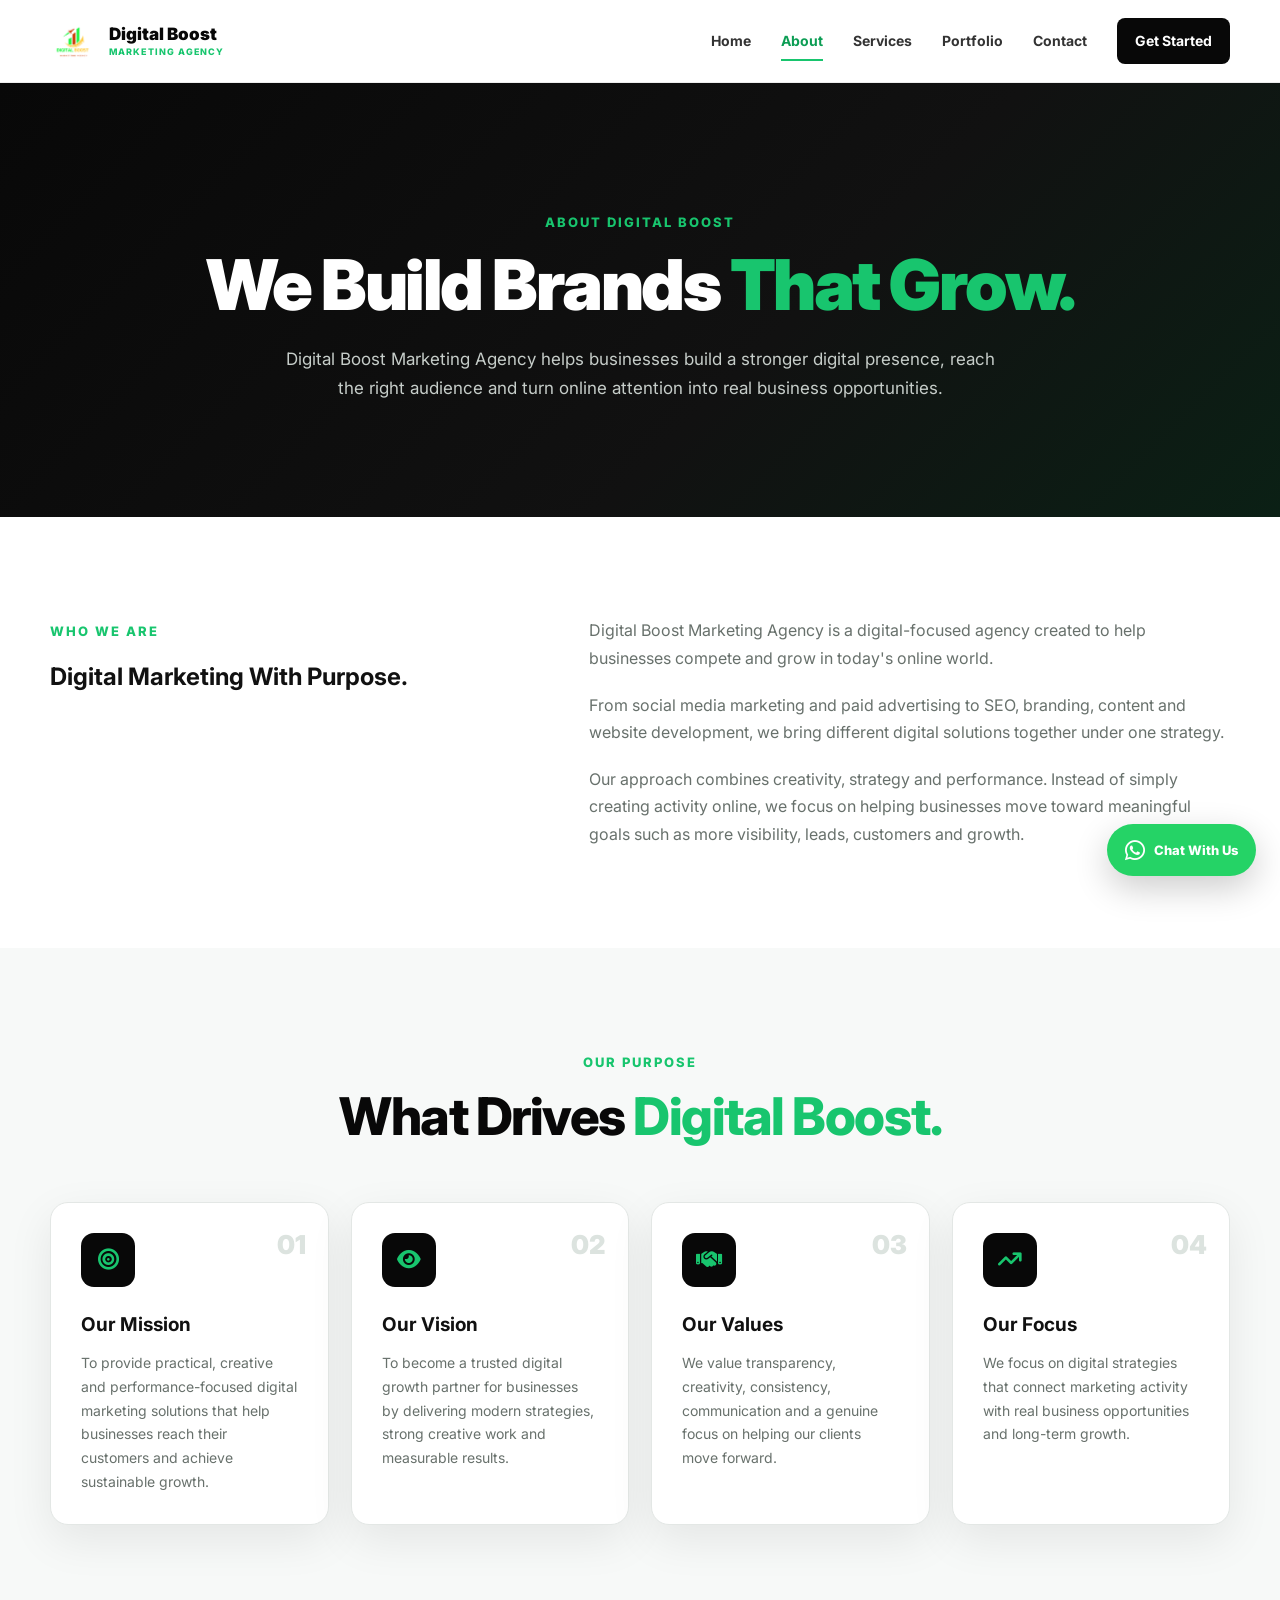
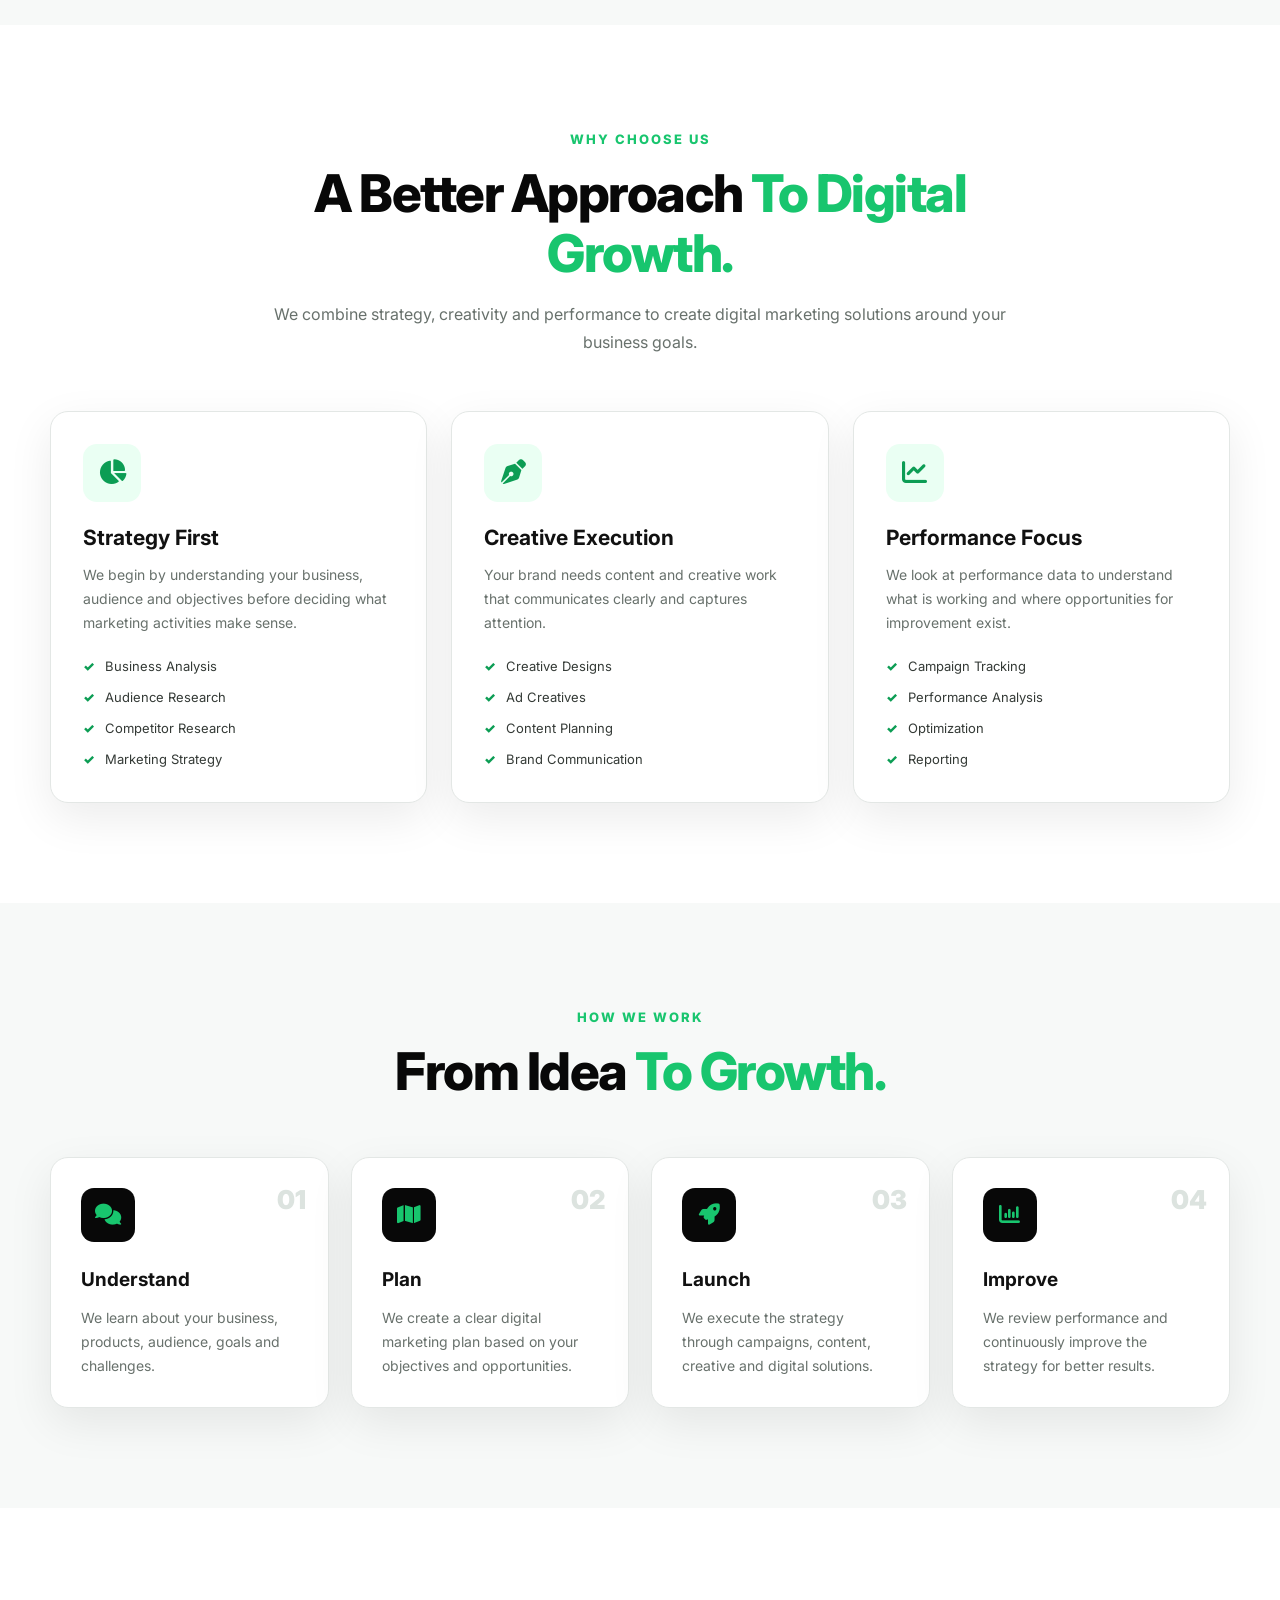
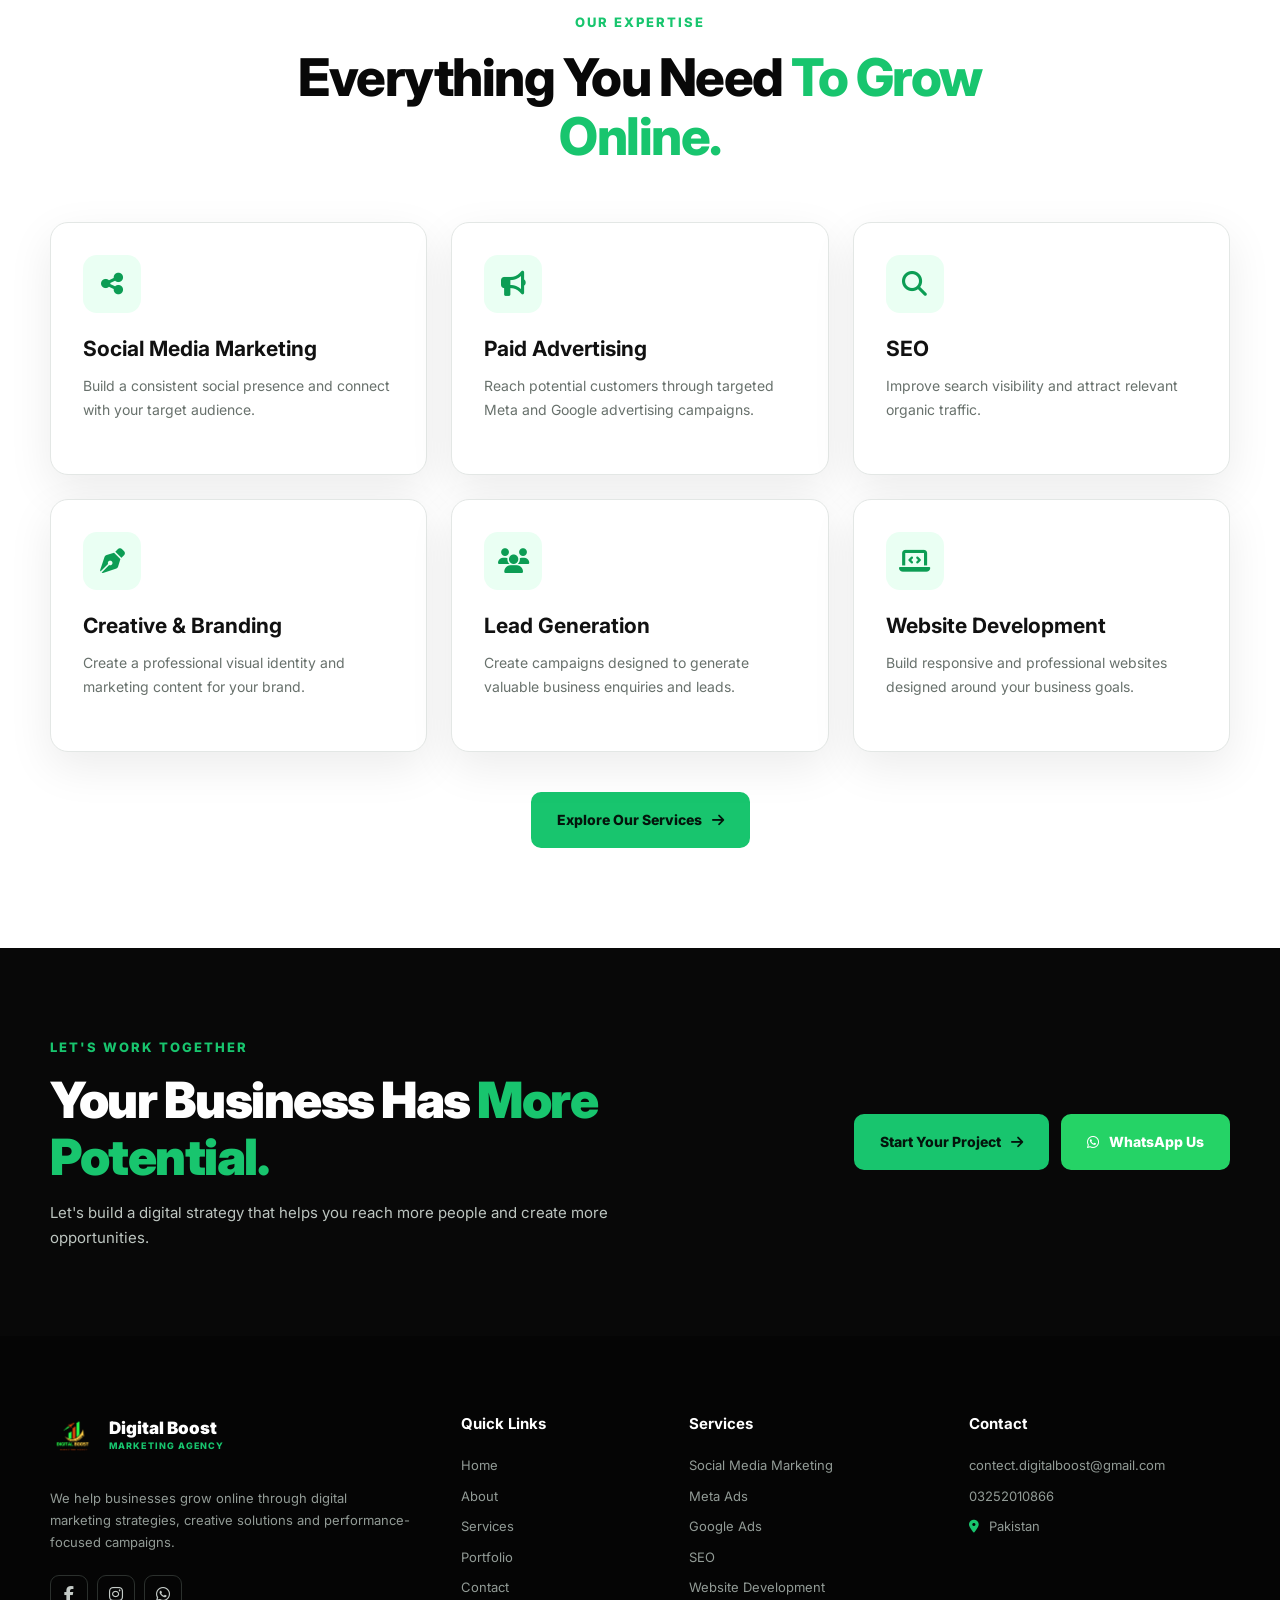
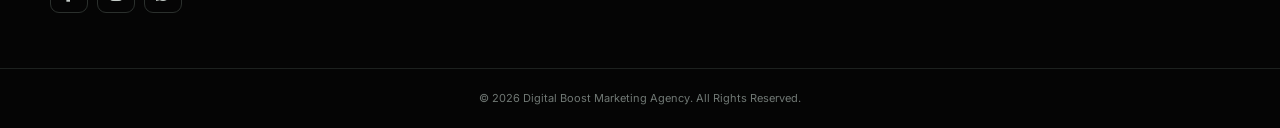
<file: about.html>
<!DOCTYPE html>
<html lang="en">

<head>

    <meta charset="UTF-8">

    <meta name="viewport"
          content="width=device-width, initial-scale=1.0">

    <meta name="description"
          content="Learn about Digital Boost Marketing Agency, our mission, vision, strategy and approach to helping businesses grow online.">

    <meta name="keywords"
          content="Digital Boost Marketing Agency, About Digital Boost, Digital Marketing Agency Pakistan">

    <title>About Us | Digital Boost Marketing Agency</title>


    <!-- Google Font -->

    <link rel="preconnect"
          href="https://fonts.googleapis.com">

    <link rel="preconnect"
          href="https://fonts.gstatic.com"
          crossorigin>

    <link href="https://fonts.googleapis.com/css2?family=Inter:wght@400;500;600;700;800;900&display=swap"
          rel="stylesheet">


    <!-- Font Awesome -->

    <link rel="stylesheet"
          href="https://cdnjs.cloudflare.com/ajax/libs/font-awesome/6.5.2/css/all.min.css">


    <!-- Main CSS -->

    <link rel="stylesheet"
          href="style.css">

</head>


<body>


<!-- =====================================================
     HEADER
===================================================== -->

<header class="header">

    <div class="container nav-container">


        <!-- LOGO -->

        <a href="index.html"
           class="logo">

            <div class="logo-image">

                <img src="logo.png"
                     alt="Digital Boost Marketing Agency Logo">

            </div>

            <div class="logo-text">

                <strong>
                    Digital Boost
                </strong>

                <span>
                    Marketing Agency
                </span>

            </div>

        </a>


        <!-- NAVIGATION -->

        <nav class="navbar">

            <a href="index.html">
                Home
            </a>

            <a href="about.html"
               class="active">
                About
            </a>

            <a href="services.html">
                Services
            </a>

            <a href="portfolio.html">
                Portfolio
            </a>

            <a href="contact.html">
                Contact
            </a>

            <a href="contact.html#enquiry"
               class="nav-cta">
                Get Started
            </a>

        </nav>


        <!-- MOBILE MENU -->

        <button class="menu-btn"
                type="button"
                aria-label="Open Menu">

            <i class="fa-solid fa-bars"></i>

        </button>

    </div>

</header>



<!-- =====================================================
     PAGE HERO
===================================================== -->

<section class="page-hero">

    <div class="container">

        <span class="section-label">
            ABOUT DIGITAL BOOST
        </span>

        <h1>

            We Build Brands
            <span>That Grow.</span>

        </h1>

        <p>

            Digital Boost Marketing Agency helps businesses
            build a stronger digital presence, reach the right
            audience and turn online attention into real business
            opportunities.

        </p>

    </div>

</section>



<!-- =====================================================
     ABOUT INTRODUCTION
===================================================== -->

<section class="section">

    <div class="container">


        <div class="contact-grid">


            <!-- LEFT -->

            <div>

                <span class="section-label">
                    WHO WE ARE
                </span>


                <h2 class="section-heading"
                    style="text-align:left; margin:0;">

                    Digital Marketing
                    <span>With Purpose.</span>

                </h2>

            </div>


            <!-- RIGHT -->

            <div>

                <p style="color:#68716c; margin-bottom:20px;">

                    Digital Boost Marketing Agency is a
                    digital-focused agency created to help
                    businesses compete and grow in today's
                    online world.

                </p>


                <p style="color:#68716c; margin-bottom:20px;">

                    From social media marketing and paid
                    advertising to SEO, branding, content and
                    website development, we bring different
                    digital solutions together under one strategy.

                </p>


                <p style="color:#68716c;">

                    Our approach combines creativity, strategy
                    and performance. Instead of simply creating
                    activity online, we focus on helping businesses
                    move toward meaningful goals such as more
                    visibility, leads, customers and growth.

                </p>

            </div>

        </div>

    </div>

</section>



<!-- =====================================================
     MISSION / VISION
===================================================== -->

<section class="section why-us">

    <div class="container">


        <div class="section-heading">

            <span class="section-label">
                OUR PURPOSE
            </span>

            <h2>

                What Drives
                <span>Digital Boost.</span>

            </h2>

        </div>



        <div class="why-grid">


            <!-- MISSION -->

            <div class="why-card">

                <span class="why-number">
                    01
                </span>

                <i class="fa-solid fa-bullseye"></i>

                <h3>
                    Our Mission
                </h3>

                <p>

                    To provide practical, creative and
                    performance-focused digital marketing
                    solutions that help businesses reach their
                    customers and achieve sustainable growth.

                </p>

            </div>



            <!-- VISION -->

            <div class="why-card">

                <span class="why-number">
                    02
                </span>

                <i class="fa-solid fa-eye"></i>

                <h3>
                    Our Vision
                </h3>

                <p>

                    To become a trusted digital growth partner
                    for businesses by delivering modern strategies,
                    strong creative work and measurable results.

                </p>

            </div>



            <!-- VALUES -->

            <div class="why-card">

                <span class="why-number">
                    03
                </span>

                <i class="fa-solid fa-handshake"></i>

                <h3>
                    Our Values
                </h3>

                <p>

                    We value transparency, creativity,
                    consistency, communication and a genuine
                    focus on helping our clients move forward.

                </p>

            </div>



            <!-- GROWTH -->

            <div class="why-card">

                <span class="why-number">
                    04
                </span>

                <i class="fa-solid fa-arrow-trend-up"></i>

                <h3>
                    Our Focus
                </h3>

                <p>

                    We focus on digital strategies that connect
                    marketing activity with real business
                    opportunities and long-term growth.

                </p>

            </div>

        </div>

    </div>

</section>



<!-- =====================================================
     WHY CHOOSE US
===================================================== -->

<section class="section">

    <div class="container">


        <div class="section-heading">

            <span class="section-label">
                WHY CHOOSE US
            </span>

            <h2>

                A Better Approach
                <span>To Digital Growth.</span>

            </h2>

            <p>

                We combine strategy, creativity and performance
                to create digital marketing solutions around your
                business goals.

            </p>

        </div>



        <div class="services-page-grid">


            <article class="service-page-card">

                <i class="fa-solid fa-chart-pie"></i>

                <h3>
                    Strategy First
                </h3>

                <p>

                    We begin by understanding your business,
                    audience and objectives before deciding
                    what marketing activities make sense.

                </p>

                <ul>

                    <li>Business Analysis</li>

                    <li>Audience Research</li>

                    <li>Competitor Research</li>

                    <li>Marketing Strategy</li>

                </ul>

            </article>



            <article class="service-page-card">

                <i class="fa-solid fa-pen-nib"></i>

                <h3>
                    Creative Execution
                </h3>

                <p>

                    Your brand needs content and creative work
                    that communicates clearly and captures
                    attention.

                </p>

                <ul>

                    <li>Creative Designs</li>

                    <li>Ad Creatives</li>

                    <li>Content Planning</li>

                    <li>Brand Communication</li>

                </ul>

            </article>



            <article class="service-page-card">

                <i class="fa-solid fa-chart-line"></i>

                <h3>
                    Performance Focus
                </h3>

                <p>

                    We look at performance data to understand
                    what is working and where opportunities for
                    improvement exist.

                </p>

                <ul>

                    <li>Campaign Tracking</li>

                    <li>Performance Analysis</li>

                    <li>Optimization</li>

                    <li>Reporting</li>

                </ul>

            </article>

        </div>

    </div>

</section>



<!-- =====================================================
     OUR PROCESS
===================================================== -->

<section class="section why-us">

    <div class="container">


        <div class="section-heading">

            <span class="section-label">
                HOW WE WORK
            </span>

            <h2>

                From Idea
                <span>To Growth.</span>

            </h2>

        </div>



        <div class="why-grid">


            <div class="why-card">

                <span class="why-number">
                    01
                </span>

                <i class="fa-solid fa-comments"></i>

                <h3>
                    Understand
                </h3>

                <p>

                    We learn about your business, products,
                    audience, goals and challenges.

                </p>

            </div>



            <div class="why-card">

                <span class="why-number">
                    02
                </span>

                <i class="fa-solid fa-map"></i>

                <h3>
                    Plan
                </h3>

                <p>

                    We create a clear digital marketing plan
                    based on your objectives and opportunities.

                </p>

            </div>



            <div class="why-card">

                <span class="why-number">
                    03
                </span>

                <i class="fa-solid fa-rocket"></i>

                <h3>
                    Launch
                </h3>

                <p>

                    We execute the strategy through campaigns,
                    content, creative and digital solutions.

                </p>

            </div>



            <div class="why-card">

                <span class="why-number">
                    04
                </span>

                <i class="fa-solid fa-chart-column"></i>

                <h3>
                    Improve
                </h3>

                <p>

                    We review performance and continuously
                    improve the strategy for better results.

                </p>

            </div>

        </div>

    </div>

</section>



<!-- =====================================================
     SERVICES SUMMARY
===================================================== -->

<section class="section">

    <div class="container">


        <div class="section-heading">

            <span class="section-label">
                OUR EXPERTISE
            </span>

            <h2>

                Everything You Need
                <span>To Grow Online.</span>

            </h2>

        </div>



        <div class="services-page-grid">


            <article class="service-page-card">

                <i class="fa-solid fa-share-nodes"></i>

                <h3>
                    Social Media Marketing
                </h3>

                <p>

                    Build a consistent social presence and
                    connect with your target audience.

                </p>

            </article>



            <article class="service-page-card">

                <i class="fa-solid fa-bullhorn"></i>

                <h3>
                    Paid Advertising
                </h3>

                <p>

                    Reach potential customers through targeted
                    Meta and Google advertising campaigns.

                </p>

            </article>



            <article class="service-page-card">

                <i class="fa-solid fa-magnifying-glass"></i>

                <h3>
                    SEO
                </h3>

                <p>

                    Improve search visibility and attract
                    relevant organic traffic.

                </p>

            </article>



            <article class="service-page-card">

                <i class="fa-solid fa-pen-nib"></i>

                <h3>
                    Creative & Branding
                </h3>

                <p>

                    Create a professional visual identity and
                    marketing content for your brand.

                </p>

            </article>



            <article class="service-page-card">

                <i class="fa-solid fa-users"></i>

                <h3>
                    Lead Generation
                </h3>

                <p>

                    Create campaigns designed to generate
                    valuable business enquiries and leads.

                </p>

            </article>



            <article class="service-page-card">

                <i class="fa-solid fa-laptop-code"></i>

                <h3>
                    Website Development
                </h3>

                <p>

                    Build responsive and professional websites
                    designed around your business goals.

                </p>

            </article>

        </div>


        <div style="text-align:center; margin-top:40px;">

            <a href="services.html"
               class="btn">

                Explore Our Services

                <i class="fa-solid fa-arrow-right"></i>

            </a>

        </div>

    </div>

</section>



<!-- =====================================================
     CTA
===================================================== -->

<section class="cta-section">

    <div class="container cta-box">


        <div>

            <span class="section-label">
                LET'S WORK TOGETHER
            </span>

            <h2>

                Your Business Has
                <span>More Potential.</span>

            </h2>

            <p>

                Let's build a digital strategy that helps you
                reach more people and create more opportunities.

            </p>

        </div>


        <div class="cta-buttons">

            <a href="contact.html#enquiry"
               class="btn">

                Start Your Project

                <i class="fa-solid fa-arrow-right"></i>

            </a>


            <a href="https://wa.me/923252010866?text=Hello%20Digital%20Boost%20Marketing%20Agency%2C%20I%20would%20like%20to%20discuss%20my%20business."
               target="_blank"
               class="btn btn-whatsapp">

                <i class="fa-brands fa-whatsapp"></i>

                WhatsApp Us

            </a>

        </div>

    </div>

</section>



<!-- =====================================================
     FOOTER
===================================================== -->

<footer class="footer">

    <div class="container footer-grid">


        <div class="footer-about">

            <a href="index.html"
               class="logo footer-logo">

                <div class="logo-image">

                    <img src="logo.png"
                         alt="Digital Boost Logo">

                </div>

                <div class="logo-text">

                    <strong>
                        Digital Boost
                    </strong>

                    <span>
                        Marketing Agency
                    </span>

                </div>

            </a>


            <p>

                We help businesses grow online through digital
                marketing strategies, creative solutions and
                performance-focused campaigns.

            </p>


            <div class="social-links">

                <a href="https://www.facebook.com/digitalboostagencyinfo"
                   target="_blank"
                   aria-label="Facebook">

                    <i class="fa-brands fa-facebook-f"></i>

                </a>


                <a href="https://www.instagram.com/dig.italboostagency/"
                   target="_blank"
                   aria-label="Instagram">

                    <i class="fa-brands fa-instagram"></i>

                </a>


                <a href="https://wa.me/923252010866"
                   target="_blank"
                   aria-label="WhatsApp">

                    <i class="fa-brands fa-whatsapp"></i>

                </a>

            </div>

        </div>



        <div class="footer-column">

            <h3>
                Quick Links
            </h3>

            <a href="index.html">
                Home
            </a>

            <a href="about.html">
                About
            </a>

            <a href="services.html">
                Services
            </a>

            <a href="portfolio.html">
                Portfolio
            </a>

            <a href="contact.html">
                Contact
            </a>

        </div>



        <div class="footer-column">

            <h3>
                Services
            </h3>

            <a href="services.html">
                Social Media Marketing
            </a>

            <a href="services.html">
                Meta Ads
            </a>

            <a href="services.html">
                Google Ads
            </a>

            <a href="services.html">
                SEO
            </a>

            <a href="services.html">
                Website Development
            </a>

        </div>



        <div class="footer-column">

            <h3>
                Contact
            </h3>

            <a href="mailto:contect.digitalboost@gmail.com">
                contect.digitalboost@gmail.com
            </a>

            <a href="https://wa.me/923252010866"
               target="_blank">
                03252010866
            </a>

            <p>

                <i class="fa-solid fa-location-dot"></i>

                Pakistan

            </p>

        </div>

    </div>



    <div class="footer-bottom">

        <div class="container">

            <p>

                © <span data-year>2026</span>
                Digital Boost Marketing Agency.
                All Rights Reserved.

            </p>

        </div>

    </div>

</footer>



<!-- =====================================================
     FLOATING WHATSAPP
===================================================== -->

<a href="https://wa.me/923252010866?text=Hello%20Digital%20Boost%20Marketing%20Agency%2C%20I%20want%20to%20discuss%20your%20digital%20marketing%20services."
   target="_blank"
   class="whatsapp-float"
   aria-label="Chat on WhatsApp">

    <i class="fa-brands fa-whatsapp"></i>

    <span>
        Chat With Us
    </span>

</a>



<!-- =====================================================
     JAVASCRIPT
===================================================== -->

<script src="site-config.js"></script>

<script src="script.js"></script>


</body>

</html>
</file>
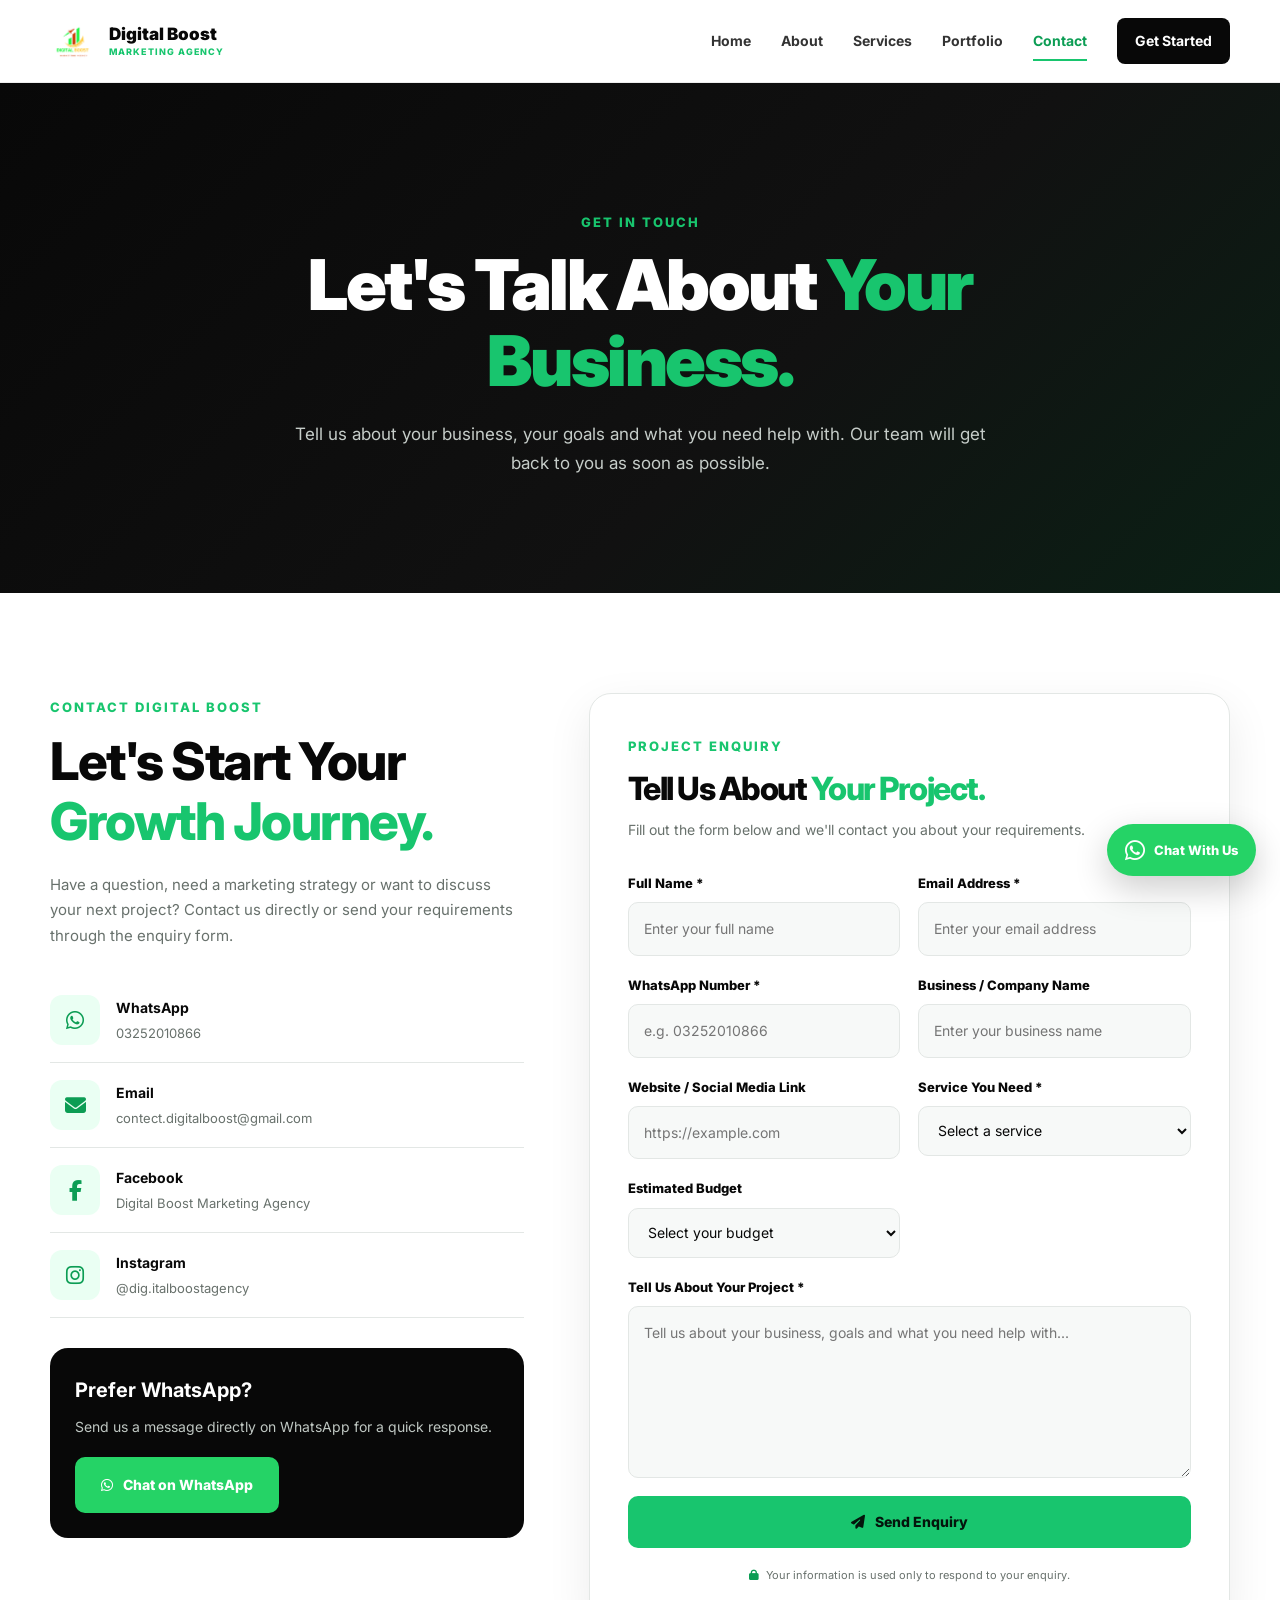
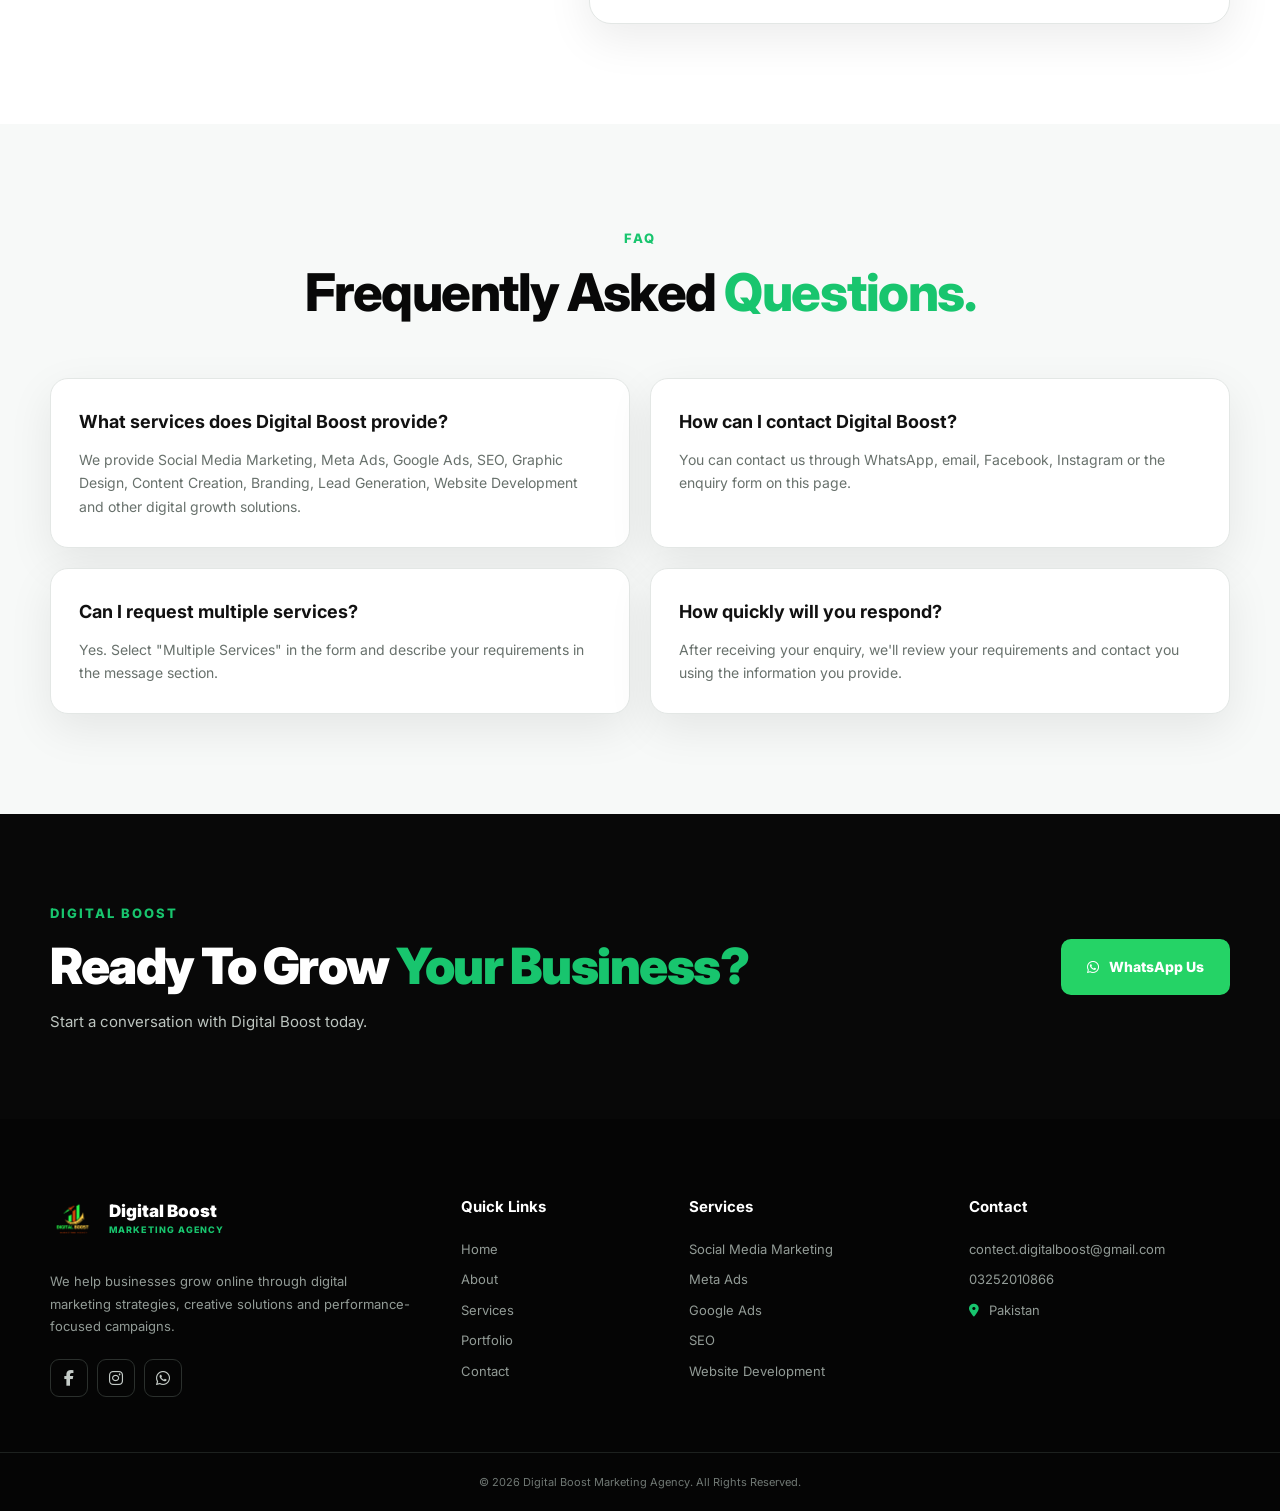
<file: contact.html>
<!DOCTYPE html>
<html lang="en">

<head>

    <meta charset="UTF-8">

    <meta name="viewport"
          content="width=device-width, initial-scale=1.0">

    <meta name="description"
          content="Contact Digital Boost Marketing Agency for digital marketing, Meta Ads, Google Ads, SEO, branding, website development and lead generation services.">

    <meta name="keywords"
          content="Contact Digital Boost, Digital Marketing Agency Pakistan, Meta Ads, Google Ads, SEO, Website Development">

    <title>Contact Us | Digital Boost Marketing Agency</title>


    <!-- Google Font -->

    <link rel="preconnect"
          href="https://fonts.googleapis.com">

    <link rel="preconnect"
          href="https://fonts.gstatic.com"
          crossorigin>

    <link href="https://fonts.googleapis.com/css2?family=Inter:wght@400;500;600;700;800;900&display=swap"
          rel="stylesheet">


    <!-- Font Awesome -->

    <link rel="stylesheet"
          href="https://cdnjs.cloudflare.com/ajax/libs/font-awesome/6.5.2/css/all.min.css">


    <!-- Main CSS -->

    <link rel="stylesheet"
          href="style.css">

</head>


<body>


<!-- =====================================================
     HEADER
===================================================== -->

<header class="header">

    <div class="container nav-container">


        <!-- LOGO -->

        <a href="index.html"
           class="logo">

            <div class="logo-image">

                <img src="logo.png"
                     alt="Digital Boost Marketing Agency Logo">

            </div>

            <div class="logo-text">

                <strong>
                    Digital Boost
                </strong>

                <span>
                    Marketing Agency
                </span>

            </div>

        </a>


        <!-- NAVIGATION -->

        <nav class="navbar">

            <a href="index.html">
                Home
            </a>

            <a href="about.html">
                About
            </a>

            <a href="services.html">
                Services
            </a>

            <a href="portfolio.html">
                Portfolio
            </a>

            <a href="contact.html"
               class="active">
                Contact
            </a>

            <a href="#enquiry"
               class="nav-cta">
                Get Started
            </a>

        </nav>


        <!-- MOBILE MENU -->

        <button class="menu-btn"
                type="button"
                aria-label="Open Menu">

            <i class="fa-solid fa-bars"></i>

        </button>

    </div>

</header>



<!-- =====================================================
     PAGE HERO
===================================================== -->

<section class="page-hero">

    <div class="container">

        <span class="section-label">
            GET IN TOUCH
        </span>

        <h1>

            Let's Talk About
            <span>Your Business.</span>

        </h1>

        <p>

            Tell us about your business, your goals and what
            you need help with. Our team will get back to you
            as soon as possible.

        </p>

    </div>

</section>



<!-- =====================================================
     CONTACT SECTION
===================================================== -->

<section class="section"
         id="enquiry">

    <div class="container">


        <div class="contact-grid">


            <!-- =================================================
                 CONTACT INFORMATION
            ================================================= -->

            <div class="contact-info">


                <span class="section-label">
                    CONTACT DIGITAL BOOST
                </span>


                <h2>

                    Let's Start Your
                    <span>Growth Journey.</span>

                </h2>


                <p>

                    Have a question, need a marketing strategy or
                    want to discuss your next project? Contact us
                    directly or send your requirements through the
                    enquiry form.

                </p>



                <!-- WHATSAPP -->

                <a href="https://wa.me/923252010866"
                   target="_blank"
                   class="contact-item">

                    <div class="contact-icon">

                        <i class="fa-brands fa-whatsapp"></i>

                    </div>

                    <div>

                        <strong>
                            WhatsApp
                        </strong>

                        <span>
                            03252010866
                        </span>

                    </div>

                </a>



                <!-- EMAIL -->

                <a href="mailto:contect.digitalboost@gmail.com"
                   class="contact-item">

                    <div class="contact-icon">

                        <i class="fa-solid fa-envelope"></i>

                    </div>

                    <div>

                        <strong>
                            Email
                        </strong>

                        <span>
                            contect.digitalboost@gmail.com
                        </span>

                    </div>

                </a>



                <!-- FACEBOOK -->

                <a href="https://www.facebook.com/digitalboostagencyinfo"
                   target="_blank"
                   class="contact-item">

                    <div class="contact-icon">

                        <i class="fa-brands fa-facebook-f"></i>

                    </div>

                    <div>

                        <strong>
                            Facebook
                        </strong>

                        <span>
                            Digital Boost Marketing Agency
                        </span>

                    </div>

                </a>



                <!-- INSTAGRAM -->

                <a href="https://www.instagram.com/dig.italboostagency/"
                   target="_blank"
                   class="contact-item">

                    <div class="contact-icon">

                        <i class="fa-brands fa-instagram"></i>

                    </div>

                    <div>

                        <strong>
                            Instagram
                        </strong>

                        <span>
                            @dig.italboostagency
                        </span>

                    </div>

                </a>



                <!-- QUICK WHATSAPP -->

                <div class="contact-whatsapp-box">

                    <h3>
                        Prefer WhatsApp?
                    </h3>

                    <p>

                        Send us a message directly on WhatsApp
                        for a quick response.

                    </p>


                    <a href="https://wa.me/923252010866?text=Hello%20Digital%20Boost%20Marketing%20Agency%2C%20I%20would%20like%20to%20discuss%20your%20digital%20marketing%20services."
                       target="_blank"
                       class="btn btn-whatsapp">

                        <i class="fa-brands fa-whatsapp"></i>

                        Chat on WhatsApp

                    </a>

                </div>


            </div>



            <!-- =================================================
                 ENQUIRY FORM
            ================================================= -->

            <div class="contact-form-box">


                <div class="form-heading">

                    <span class="section-label">
                        PROJECT ENQUIRY
                    </span>

                    <h2>
                        Tell Us About
                        <span>Your Project.</span>
                    </h2>

                    <p>
                        Fill out the form below and we'll contact
                        you about your requirements.
                    </p>

                </div>



                <!-- =================================================
                     FORMSPREE FORM
                     
                     IMPORTANT:
                     This is the Formspree endpoint provided earlier.
                ================================================= -->

                <form
                    action="https://formspree.io/f/xgawojwd"
                    method="POST"
                    data-contact-form
                    class="contact-form">


                    <!-- NAME -->

                    <div class="form-group">

                        <label for="name">
                            Full Name *
                        </label>

                        <input
                            type="text"
                            id="name"
                            name="name"
                            placeholder="Enter your full name"
                            autocomplete="name"
                            required>

                    </div>



                    <!-- EMAIL -->

                    <div class="form-group">

                        <label for="email">
                            Email Address *
                        </label>

                        <input
                            type="email"
                            id="email"
                            name="email"
                            placeholder="Enter your email address"
                            autocomplete="email"
                            required>

                    </div>



                    <!-- WHATSAPP -->

                    <div class="form-group">

                        <label for="whatsapp">
                            WhatsApp Number *
                        </label>

                        <input
                            type="tel"
                            id="whatsapp"
                            name="whatsapp"
                            placeholder="e.g. 03252010866"
                            autocomplete="tel"
                            required>

                    </div>



                    <!-- BUSINESS -->

                    <div class="form-group">

                        <label for="business">
                            Business / Company Name
                        </label>

                        <input
                            type="text"
                            id="business"
                            name="business"
                            placeholder="Enter your business name"
                            autocomplete="organization">

                    </div>



                    <!-- WEBSITE -->

                    <div class="form-group">

                        <label for="website">
                            Website / Social Media Link
                        </label>

                        <input
                            type="url"
                            id="website"
                            name="website"
                            placeholder="https://example.com">

                    </div>



                    <!-- SERVICE -->

                    <div class="form-group">

                        <label for="service">
                            Service You Need *
                        </label>

                        <select
                            id="service"
                            name="service"
                            required>

                            <option value="">
                                Select a service
                            </option>

                            <option value="Social Media Marketing">
                                Social Media Marketing
                            </option>

                            <option value="Meta Ads">
                                Meta Ads
                            </option>

                            <option value="Google Ads">
                                Google Ads
                            </option>

                            <option value="SEO">
                                SEO
                            </option>

                            <option value="Graphic Design">
                                Graphic Design
                            </option>

                            <option value="Content Creation">
                                Content Creation
                            </option>

                            <option value="Social Media Management">
                                Social Media Management
                            </option>

                            <option value="Branding">
                                Branding
                            </option>

                            <option value="Lead Generation">
                                Lead Generation
                            </option>

                            <option value="Website Design & Development">
                                Website Design & Development
                            </option>

                            <option value="Analytics & Reporting">
                                Analytics & Reporting
                            </option>

                            <option value="Business Growth Strategy">
                                Business Growth Strategy
                            </option>

                            <option value="Multiple Services">
                                Multiple Services
                            </option>

                        </select>

                    </div>



                    <!-- BUDGET -->

                    <div class="form-group">

                        <label for="budget">
                            Estimated Budget
                        </label>

                        <select
                            id="budget"
                            name="budget">

                            <option value="">
                                Select your budget
                            </option>

                            <option value="Under Rs 25,000">
                                Under Rs 25,000
                            </option>

                            <option value="Rs 25,000 - Rs 50,000">
                                Rs 25,000 - Rs 50,000
                            </option>

                            <option value="Rs 50,000 - Rs 100,000">
                                Rs 50,000 - Rs 100,000
                            </option>

                            <option value="Rs 100,000 - Rs 250,000">
                                Rs 100,000 - Rs 250,000
                            </option>

                            <option value="Rs 250,000+">
                                Rs 250,000+
                            </option>

                            <option value="Not Sure">
                                Not Sure
                            </option>

                        </select>

                    </div>



                    <!-- MESSAGE -->

                    <div class="form-group">

                        <label for="message">
                            Tell Us About Your Project *
                        </label>

                        <textarea
                            id="message"
                            name="message"
                            rows="6"
                            placeholder="Tell us about your business, goals and what you need help with..."
                            required></textarea>

                    </div>



                    <!-- HIDDEN SUBJECT -->

                    <input
                        type="hidden"
                        name="_subject"
                        value="New Website Enquiry - Digital Boost Marketing Agency">



                    <!-- SUBMIT -->

                    <button
                        type="submit"
                        class="btn form-submit">

                        <i class="fa-solid fa-paper-plane"></i>

                        Send Enquiry

                    </button>


                    <p class="form-note">

                        <i class="fa-solid fa-lock"></i>

                        Your information is used only to respond
                        to your enquiry.

                    </p>


                </form>

            </div>

        </div>

    </div>

</section>



<!-- =====================================================
     FAQ
===================================================== -->

<section class="section why-us">

    <div class="container">


        <div class="section-heading">

            <span class="section-label">
                FAQ
            </span>

            <h2>

                Frequently Asked
                <span>Questions.</span>

            </h2>

        </div>



        <div class="faq-grid">


            <div class="faq-card">

                <h3>
                    What services does Digital Boost provide?
                </h3>

                <p>

                    We provide Social Media Marketing, Meta Ads,
                    Google Ads, SEO, Graphic Design, Content
                    Creation, Branding, Lead Generation, Website
                    Development and other digital growth solutions.

                </p>

            </div>


            <div class="faq-card">

                <h3>
                    How can I contact Digital Boost?
                </h3>

                <p>

                    You can contact us through WhatsApp, email,
                    Facebook, Instagram or the enquiry form on
                    this page.

                </p>

            </div>


            <div class="faq-card">

                <h3>
                    Can I request multiple services?
                </h3>

                <p>

                    Yes. Select "Multiple Services" in the form
                    and describe your requirements in the message
                    section.

                </p>

            </div>


            <div class="faq-card">

                <h3>
                    How quickly will you respond?
                </h3>

                <p>

                    After receiving your enquiry, we'll review
                    your requirements and contact you using the
                    information you provide.

                </p>

            </div>


        </div>

    </div>

</section>



<!-- =====================================================
     FINAL CTA
===================================================== -->

<section class="cta-section">

    <div class="container cta-box">


        <div>

            <span class="section-label">
                DIGITAL BOOST
            </span>

            <h2>

                Ready To Grow
                <span>Your Business?</span>

            </h2>

            <p>

                Start a conversation with Digital Boost today.

            </p>

        </div>


        <div class="cta-buttons">

            <a href="https://wa.me/923252010866?text=Hello%20Digital%20Boost%20Marketing%20Agency%2C%20I%20want%20to%20grow%20my%20business."
               target="_blank"
               class="btn btn-whatsapp">

                <i class="fa-brands fa-whatsapp"></i>

                WhatsApp Us

            </a>

        </div>

    </div>

</section>



<!-- =====================================================
     FOOTER
===================================================== -->

<footer class="footer">

    <div class="container footer-grid">


        <!-- ABOUT -->

        <div class="footer-about">

            <a href="index.html"
               class="logo footer-logo">

                <div class="logo-image">

                    <img src="logo.png"
                         alt="Digital Boost Logo">

                </div>

                <div class="logo-text">

                    <strong>
                        Digital Boost
                    </strong>

                    <span>
                        Marketing Agency
                    </span>

                </div>

            </a>


            <p>

                We help businesses grow online through digital
                marketing strategies, creative solutions and
                performance-focused campaigns.

            </p>


            <div class="social-links">


                <a href="https://www.facebook.com/digitalboostagencyinfo"
                   target="_blank"
                   aria-label="Facebook">

                    <i class="fa-brands fa-facebook-f"></i>

                </a>


                <a href="https://www.instagram.com/dig.italboostagency/"
                   target="_blank"
                   aria-label="Instagram">

                    <i class="fa-brands fa-instagram"></i>

                </a>


                <a href="https://wa.me/923252010866"
                   target="_blank"
                   aria-label="WhatsApp">

                    <i class="fa-brands fa-whatsapp"></i>

                </a>

            </div>

        </div>



        <!-- QUICK LINKS -->

        <div class="footer-column">

            <h3>
                Quick Links
            </h3>

            <a href="index.html">
                Home
            </a>

            <a href="about.html">
                About
            </a>

            <a href="services.html">
                Services
            </a>

            <a href="portfolio.html">
                Portfolio
            </a>

            <a href="contact.html">
                Contact
            </a>

        </div>



        <!-- SERVICES -->

        <div class="footer-column">

            <h3>
                Services
            </h3>

            <a href="services.html">
                Social Media Marketing
            </a>

            <a href="services.html">
                Meta Ads
            </a>

            <a href="services.html">
                Google Ads
            </a>

            <a href="services.html">
                SEO
            </a>

            <a href="services.html">
                Website Development
            </a>

        </div>



        <!-- CONTACT -->

        <div class="footer-column">

            <h3>
                Contact
            </h3>


            <a href="mailto:contect.digitalboost@gmail.com">

                contect.digitalboost@gmail.com

            </a>


            <a href="https://wa.me/923252010866"
               target="_blank">

                03252010866

            </a>


            <p>

                <i class="fa-solid fa-location-dot"></i>

                Pakistan

            </p>

        </div>


    </div>



    <div class="footer-bottom">

        <div class="container">

            <p>

                © <span data-year>2026</span>
                Digital Boost Marketing Agency.
                All Rights Reserved.

            </p>

        </div>

    </div>

</footer>



<!-- =====================================================
     FLOATING WHATSAPP
===================================================== -->

<a href="https://wa.me/923252010866?text=Hello%20Digital%20Boost%20Marketing%20Agency%2C%20I%20want%20to%20discuss%20your%20digital%20marketing%20services."
   target="_blank"
   class="whatsapp-float"
   aria-label="Chat on WhatsApp">

    <i class="fa-brands fa-whatsapp"></i>

    <span>
        Chat With Us
    </span>

</a>



<!-- =====================================================
     JAVASCRIPT
===================================================== -->

<script src="site-config.js"></script>

<script src="script.js"></script>


</body>

</html>
</file>
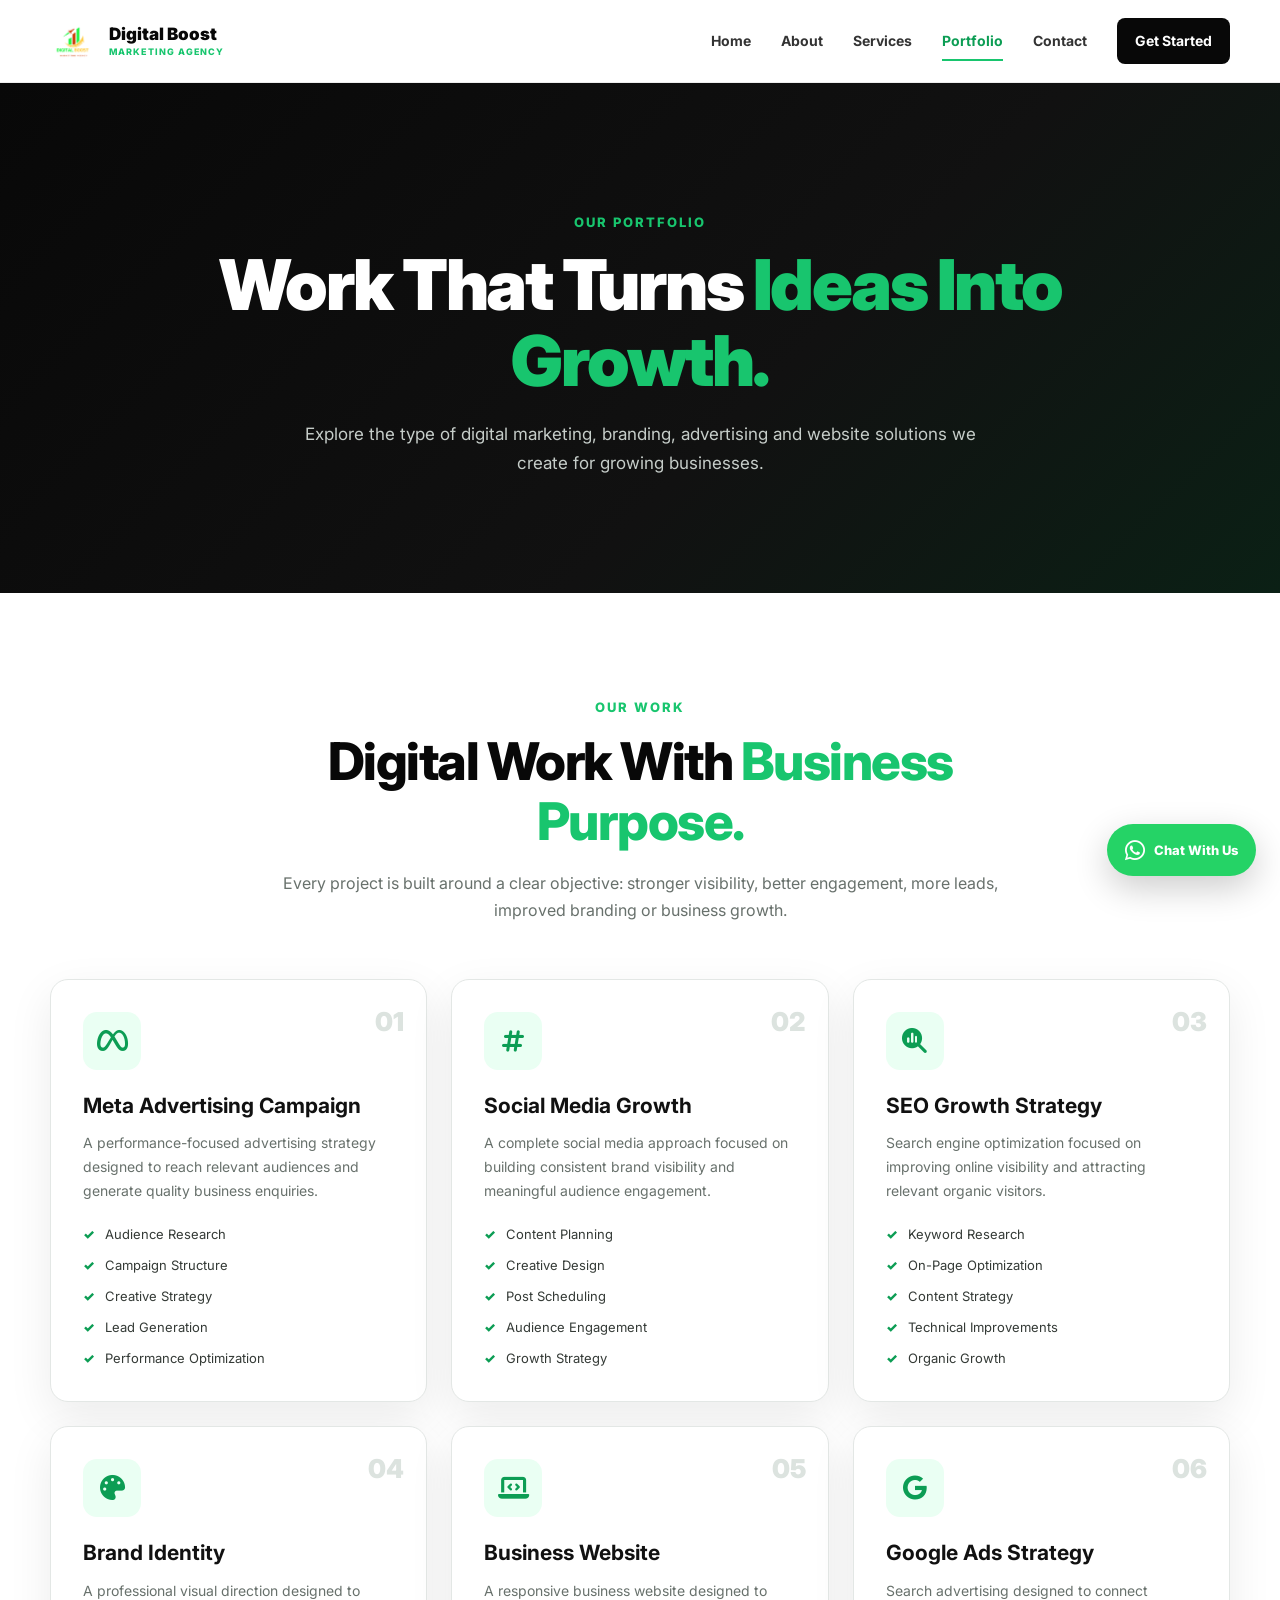
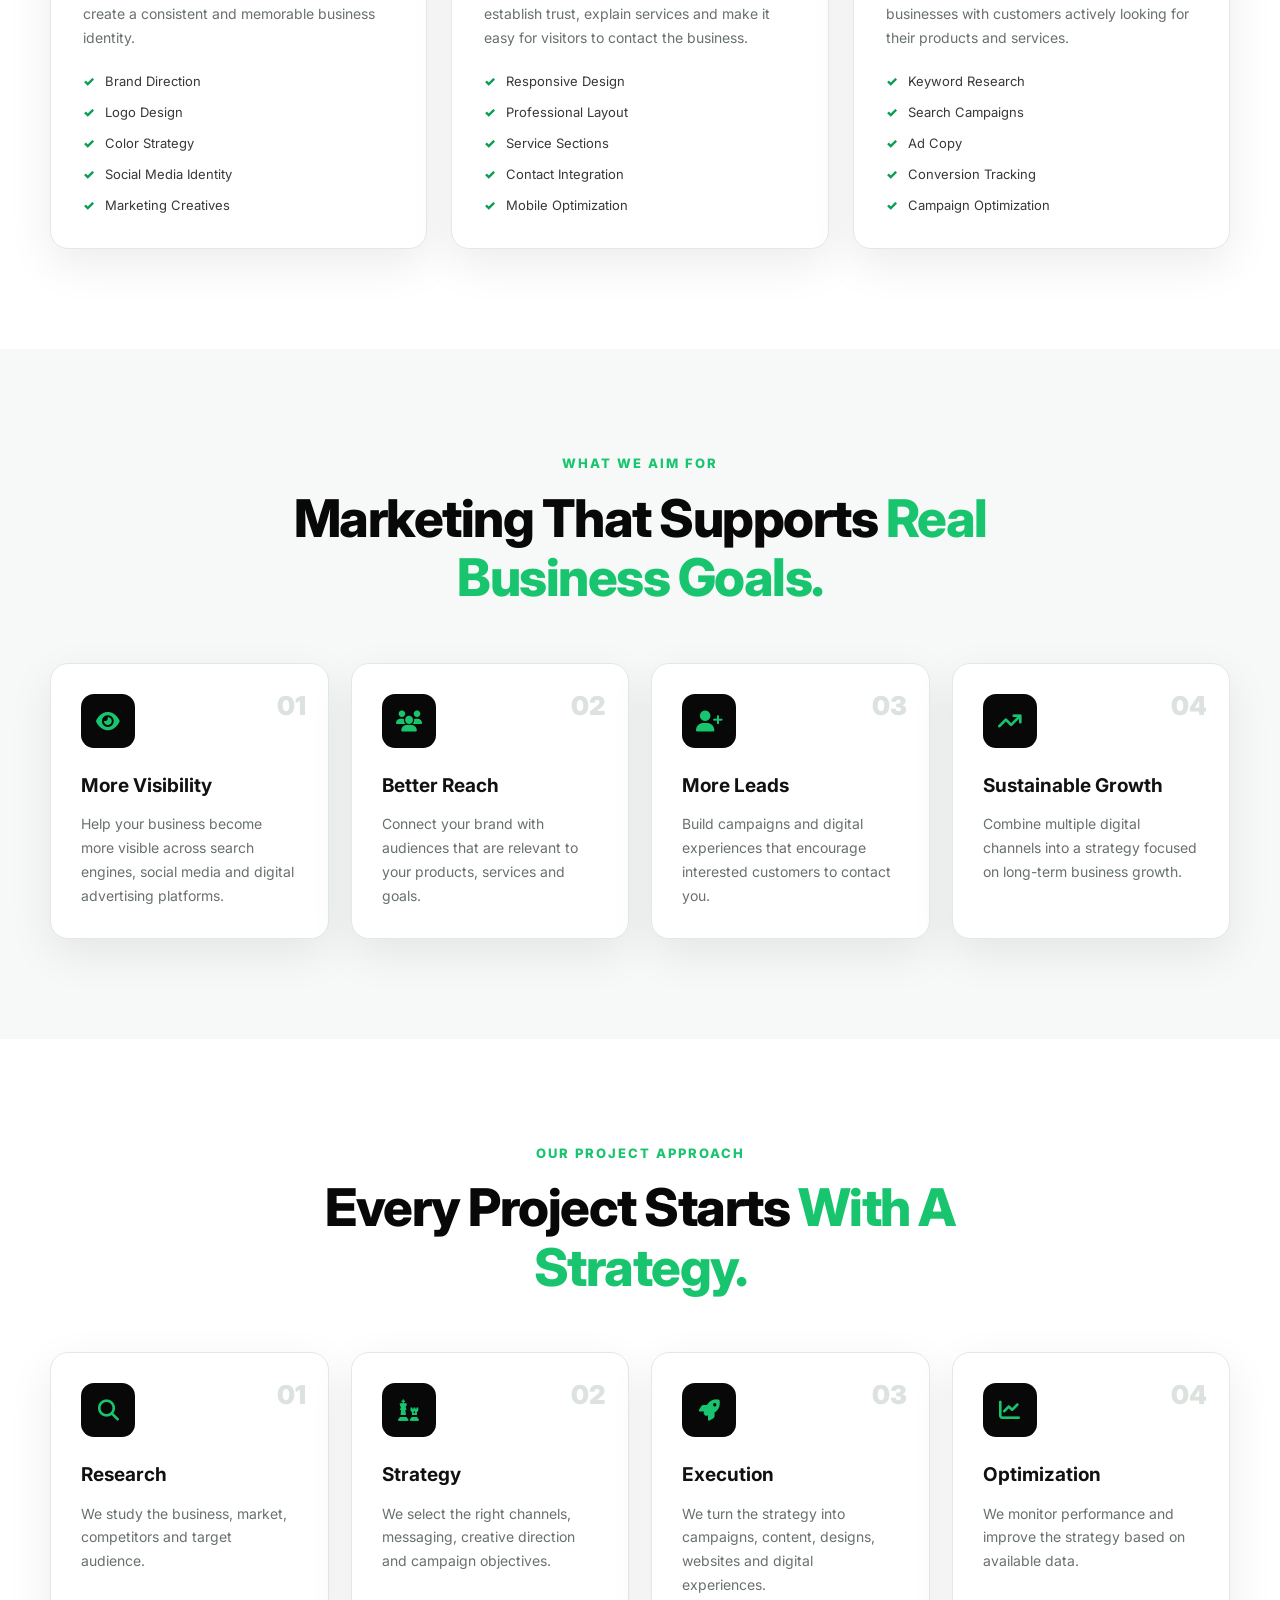
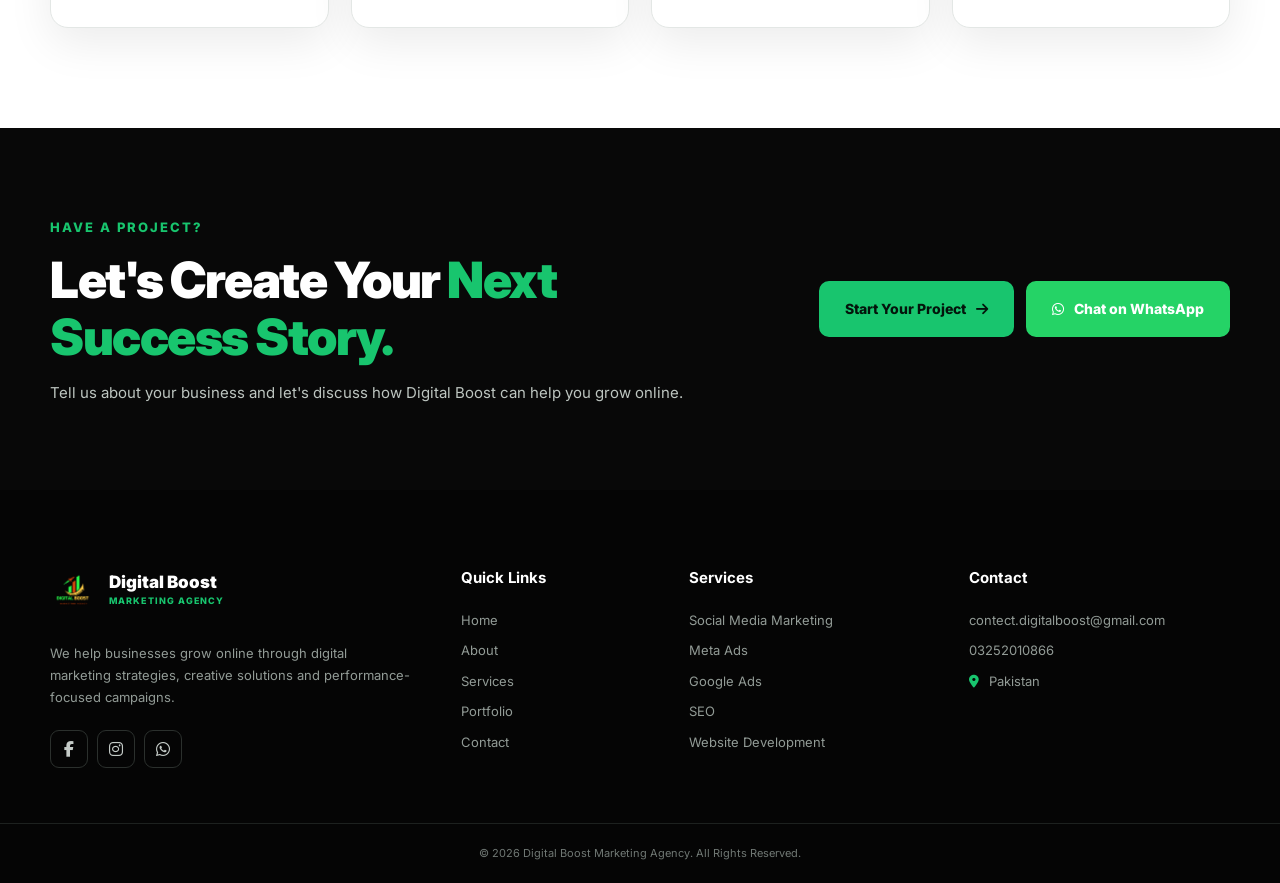
<file: portfolio.html>
<!DOCTYPE html>
<html lang="en">
<head>
    <meta charset="UTF-8">
    <meta name="viewport" content="width=device-width, initial-scale=1.0">

    <meta name="description"
          content="Explore Digital Boost Marketing Agency projects, digital marketing campaigns, branding, social media, advertising and website solutions.">

    <title>Portfolio | Digital Boost Marketing Agency</title>

    <link rel="preconnect" href="https://fonts.googleapis.com">
    <link rel="preconnect" href="https://fonts.gstatic.com" crossorigin>

    <link href="https://fonts.googleapis.com/css2?family=Inter:wght@400;500;600;700;800;900&display=swap"
          rel="stylesheet">

    <link rel="stylesheet"
          href="https://cdnjs.cloudflare.com/ajax/libs/font-awesome/6.5.2/css/all.min.css">

    <link rel="stylesheet"
          href="style.css">
</head>

<body>


<!-- ================= HEADER ================= -->

<header class="header">

    <div class="container nav-container">

        <a href="index.html" class="logo">

            <div class="logo-image">
                <img src="logo.png"
                     alt="Digital Boost Marketing Agency Logo">
            </div>

            <div class="logo-text">
                <strong>Digital Boost</strong>
                <span>Marketing Agency</span>
            </div>

        </a>


        <nav class="navbar">

            <a href="index.html">Home</a>

            <a href="about.html">About</a>

            <a href="services.html">Services</a>

            <a href="portfolio.html" class="active">Portfolio</a>

            <a href="contact.html">Contact</a>

            <a href="contact.html#enquiry"
               class="nav-cta">
                Get Started
            </a>

        </nav>


        <button class="menu-btn"
                type="button"
                aria-label="Open Menu">

            <i class="fa-solid fa-bars"></i>

        </button>

    </div>

</header>



<!-- ================= PAGE HERO ================= -->

<section class="page-hero">

    <div class="container">

        <span class="section-label">
            OUR PORTFOLIO
        </span>

        <h1>

            Work That Turns
            <span>Ideas Into Growth.</span>

        </h1>

        <p>

            Explore the type of digital marketing, branding,
            advertising and website solutions we create for
            growing businesses.

        </p>

    </div>

</section>



<!-- ================= PORTFOLIO INTRO ================= -->

<section class="section">

    <div class="container">

        <div class="section-heading">

            <span class="section-label">
                OUR WORK
            </span>

            <h2>

                Digital Work With
                <span>Business Purpose.</span>

            </h2>

            <p>

                Every project is built around a clear objective:
                stronger visibility, better engagement, more leads,
                improved branding or business growth.

            </p>

        </div>


        <div class="services-page-grid">


            <!-- PROJECT 01 -->

            <article class="service-page-card">

                <span class="why-number">
                    01
                </span>

                <i class="fa-brands fa-meta"></i>

                <h3>
                    Meta Advertising Campaign
                </h3>

                <p>

                    A performance-focused advertising strategy
                    designed to reach relevant audiences and
                    generate quality business enquiries.

                </p>

                <ul>

                    <li>Audience Research</li>
                    <li>Campaign Structure</li>
                    <li>Creative Strategy</li>
                    <li>Lead Generation</li>
                    <li>Performance Optimization</li>

                </ul>

            </article>



            <!-- PROJECT 02 -->

            <article class="service-page-card">

                <span class="why-number">
                    02
                </span>

                <i class="fa-solid fa-hashtag"></i>

                <h3>
                    Social Media Growth
                </h3>

                <p>

                    A complete social media approach focused on
                    building consistent brand visibility and
                    meaningful audience engagement.

                </p>

                <ul>

                    <li>Content Planning</li>
                    <li>Creative Design</li>
                    <li>Post Scheduling</li>
                    <li>Audience Engagement</li>
                    <li>Growth Strategy</li>

                </ul>

            </article>



            <!-- PROJECT 03 -->

            <article class="service-page-card">

                <span class="why-number">
                    03
                </span>

                <i class="fa-solid fa-magnifying-glass-chart"></i>

                <h3>
                    SEO Growth Strategy
                </h3>

                <p>

                    Search engine optimization focused on improving
                    online visibility and attracting relevant
                    organic visitors.

                </p>

                <ul>

                    <li>Keyword Research</li>
                    <li>On-Page Optimization</li>
                    <li>Content Strategy</li>
                    <li>Technical Improvements</li>
                    <li>Organic Growth</li>

                </ul>

            </article>



            <!-- PROJECT 04 -->

            <article class="service-page-card">

                <span class="why-number">
                    04
                </span>

                <i class="fa-solid fa-palette"></i>

                <h3>
                    Brand Identity
                </h3>

                <p>

                    A professional visual direction designed to
                    create a consistent and memorable business
                    identity.

                </p>

                <ul>

                    <li>Brand Direction</li>
                    <li>Logo Design</li>
                    <li>Color Strategy</li>
                    <li>Social Media Identity</li>
                    <li>Marketing Creatives</li>

                </ul>

            </article>



            <!-- PROJECT 05 -->

            <article class="service-page-card">

                <span class="why-number">
                    05
                </span>

                <i class="fa-solid fa-laptop-code"></i>

                <h3>
                    Business Website
                </h3>

                <p>

                    A responsive business website designed to
                    establish trust, explain services and make it
                    easy for visitors to contact the business.

                </p>

                <ul>

                    <li>Responsive Design</li>
                    <li>Professional Layout</li>
                    <li>Service Sections</li>
                    <li>Contact Integration</li>
                    <li>Mobile Optimization</li>

                </ul>

            </article>



            <!-- PROJECT 06 -->

            <article class="service-page-card">

                <span class="why-number">
                    06
                </span>

                <i class="fa-brands fa-google"></i>

                <h3>
                    Google Ads Strategy
                </h3>

                <p>

                    Search advertising designed to connect
                    businesses with customers actively looking
                    for their products and services.

                </p>

                <ul>

                    <li>Keyword Research</li>
                    <li>Search Campaigns</li>
                    <li>Ad Copy</li>
                    <li>Conversion Tracking</li>
                    <li>Campaign Optimization</li>

                </ul>

            </article>

        </div>

    </div>

</section>



<!-- ================= RESULTS ================= -->

<section class="section why-us">

    <div class="container">

        <div class="section-heading">

            <span class="section-label">
                WHAT WE AIM FOR
            </span>

            <h2>

                Marketing That Supports
                <span>Real Business Goals.</span>

            </h2>

        </div>


        <div class="why-grid">


            <div class="why-card">

                <span class="why-number">
                    01
                </span>

                <i class="fa-solid fa-eye"></i>

                <h3>
                    More Visibility
                </h3>

                <p>

                    Help your business become more visible across
                    search engines, social media and digital
                    advertising platforms.

                </p>

            </div>


            <div class="why-card">

                <span class="why-number">
                    02
                </span>

                <i class="fa-solid fa-users"></i>

                <h3>
                    Better Reach
                </h3>

                <p>

                    Connect your brand with audiences that are
                    relevant to your products, services and goals.

                </p>

            </div>


            <div class="why-card">

                <span class="why-number">
                    03
                </span>

                <i class="fa-solid fa-user-plus"></i>

                <h3>
                    More Leads
                </h3>

                <p>

                    Build campaigns and digital experiences that
                    encourage interested customers to contact you.

                </p>

            </div>


            <div class="why-card">

                <span class="why-number">
                    04
                </span>

                <i class="fa-solid fa-arrow-trend-up"></i>

                <h3>
                    Sustainable Growth
                </h3>

                <p>

                    Combine multiple digital channels into a
                    strategy focused on long-term business growth.

                </p>

            </div>

        </div>

    </div>

</section>



<!-- ================= CASE STUDY PROCESS ================= -->

<section class="section">

    <div class="container">

        <div class="section-heading">

            <span class="section-label">
                OUR PROJECT APPROACH
            </span>

            <h2>

                Every Project Starts
                <span>With A Strategy.</span>

            </h2>

        </div>


        <div class="why-grid">


            <div class="why-card">

                <span class="why-number">
                    01
                </span>

                <i class="fa-solid fa-magnifying-glass"></i>

                <h3>
                    Research
                </h3>

                <p>

                    We study the business, market, competitors
                    and target audience.

                </p>

            </div>


            <div class="why-card">

                <span class="why-number">
                    02
                </span>

                <i class="fa-solid fa-chess"></i>

                <h3>
                    Strategy
                </h3>

                <p>

                    We select the right channels, messaging,
                    creative direction and campaign objectives.

                </p>

            </div>


            <div class="why-card">

                <span class="why-number">
                    03
                </span>

                <i class="fa-solid fa-rocket"></i>

                <h3>
                    Execution
                </h3>

                <p>

                    We turn the strategy into campaigns, content,
                    designs, websites and digital experiences.

                </p>

            </div>


            <div class="why-card">

                <span class="why-number">
                    04
                </span>

                <i class="fa-solid fa-chart-line"></i>

                <h3>
                    Optimization
                </h3>

                <p>

                    We monitor performance and improve the
                    strategy based on available data.

                </p>

            </div>

        </div>

    </div>

</section>



<!-- ================= CTA ================= -->

<section class="cta-section">

    <div class="container cta-box">


        <div>

            <span class="section-label">
                HAVE A PROJECT?
            </span>

            <h2>

                Let's Create Your
                <span>Next Success Story.</span>

            </h2>

            <p>

                Tell us about your business and let's discuss
                how Digital Boost can help you grow online.

            </p>

        </div>


        <div class="cta-buttons">

            <a href="contact.html#enquiry"
               class="btn">

                Start Your Project

                <i class="fa-solid fa-arrow-right"></i>

            </a>


            <a href="https://wa.me/923252010866?text=Hello%20Digital%20Boost%20Marketing%20Agency%2C%20I%20have%20a%20project%20I%20would%20like%20to%20discuss."
               target="_blank"
               class="btn btn-whatsapp">

                <i class="fa-brands fa-whatsapp"></i>

                Chat on WhatsApp

            </a>

        </div>

    </div>

</section>



<!-- ================= FOOTER ================= -->

<footer class="footer">

    <div class="container footer-grid">


        <div class="footer-about">

            <a href="index.html"
               class="logo footer-logo">

                <div class="logo-image">

                    <img src="logo.png"
                         alt="Digital Boost Logo">

                </div>

                <div class="logo-text">

                    <strong>
                        Digital Boost
                    </strong>

                    <span>
                        Marketing Agency
                    </span>

                </div>

            </a>


            <p>

                We help businesses grow online through digital
                marketing strategies, creative solutions and
                performance-focused campaigns.

            </p>


            <div class="social-links">

                <a href="https://www.facebook.com/digitalboostagencyinfo"
                   target="_blank"
                   aria-label="Facebook">

                    <i class="fa-brands fa-facebook-f"></i>

                </a>


                <a href="https://www.instagram.com/dig.italboostagency/"
                   target="_blank"
                   aria-label="Instagram">

                    <i class="fa-brands fa-instagram"></i>

                </a>


                <a href="https://wa.me/923252010866"
                   target="_blank"
                   aria-label="WhatsApp">

                    <i class="fa-brands fa-whatsapp"></i>

                </a>

            </div>

        </div>



        <div class="footer-column">

            <h3>
                Quick Links
            </h3>

            <a href="index.html">Home</a>

            <a href="about.html">About</a>

            <a href="services.html">Services</a>

            <a href="portfolio.html">Portfolio</a>

            <a href="contact.html">Contact</a>

        </div>



        <div class="footer-column">

            <h3>
                Services
            </h3>

            <a href="services.html">
                Social Media Marketing
            </a>

            <a href="services.html">
                Meta Ads
            </a>

            <a href="services.html">
                Google Ads
            </a>

            <a href="services.html">
                SEO
            </a>

            <a href="services.html">
                Website Development
            </a>

        </div>



        <div class="footer-column">

            <h3>
                Contact
            </h3>

            <a href="mailto:contect.digitalboost@gmail.com">
                contect.digitalboost@gmail.com
            </a>

            <a href="https://wa.me/923252010866"
               target="_blank">

                03252010866

            </a>

            <p>

                <i class="fa-solid fa-location-dot"></i>

                Pakistan

            </p>

        </div>

    </div>


    <div class="footer-bottom">

        <div class="container">

            <p>

                © <span data-year>2026</span>
                Digital Boost Marketing Agency.
                All Rights Reserved.

            </p>

        </div>

    </div>

</footer>



<!-- ================= FLOATING WHATSAPP ================= -->

<a href="https://wa.me/923252010866?text=Hello%20Digital%20Boost%20Marketing%20Agency%2C%20I%20want%20to%20discuss%20a%20project."
   target="_blank"
   class="whatsapp-float"
   aria-label="Chat on WhatsApp">

    <i class="fa-brands fa-whatsapp"></i>

    <span>
        Chat With Us
    </span>

</a>



<script src="site-config.js"></script>

<script src="script.js"></script>

</body>
</html>
</file>
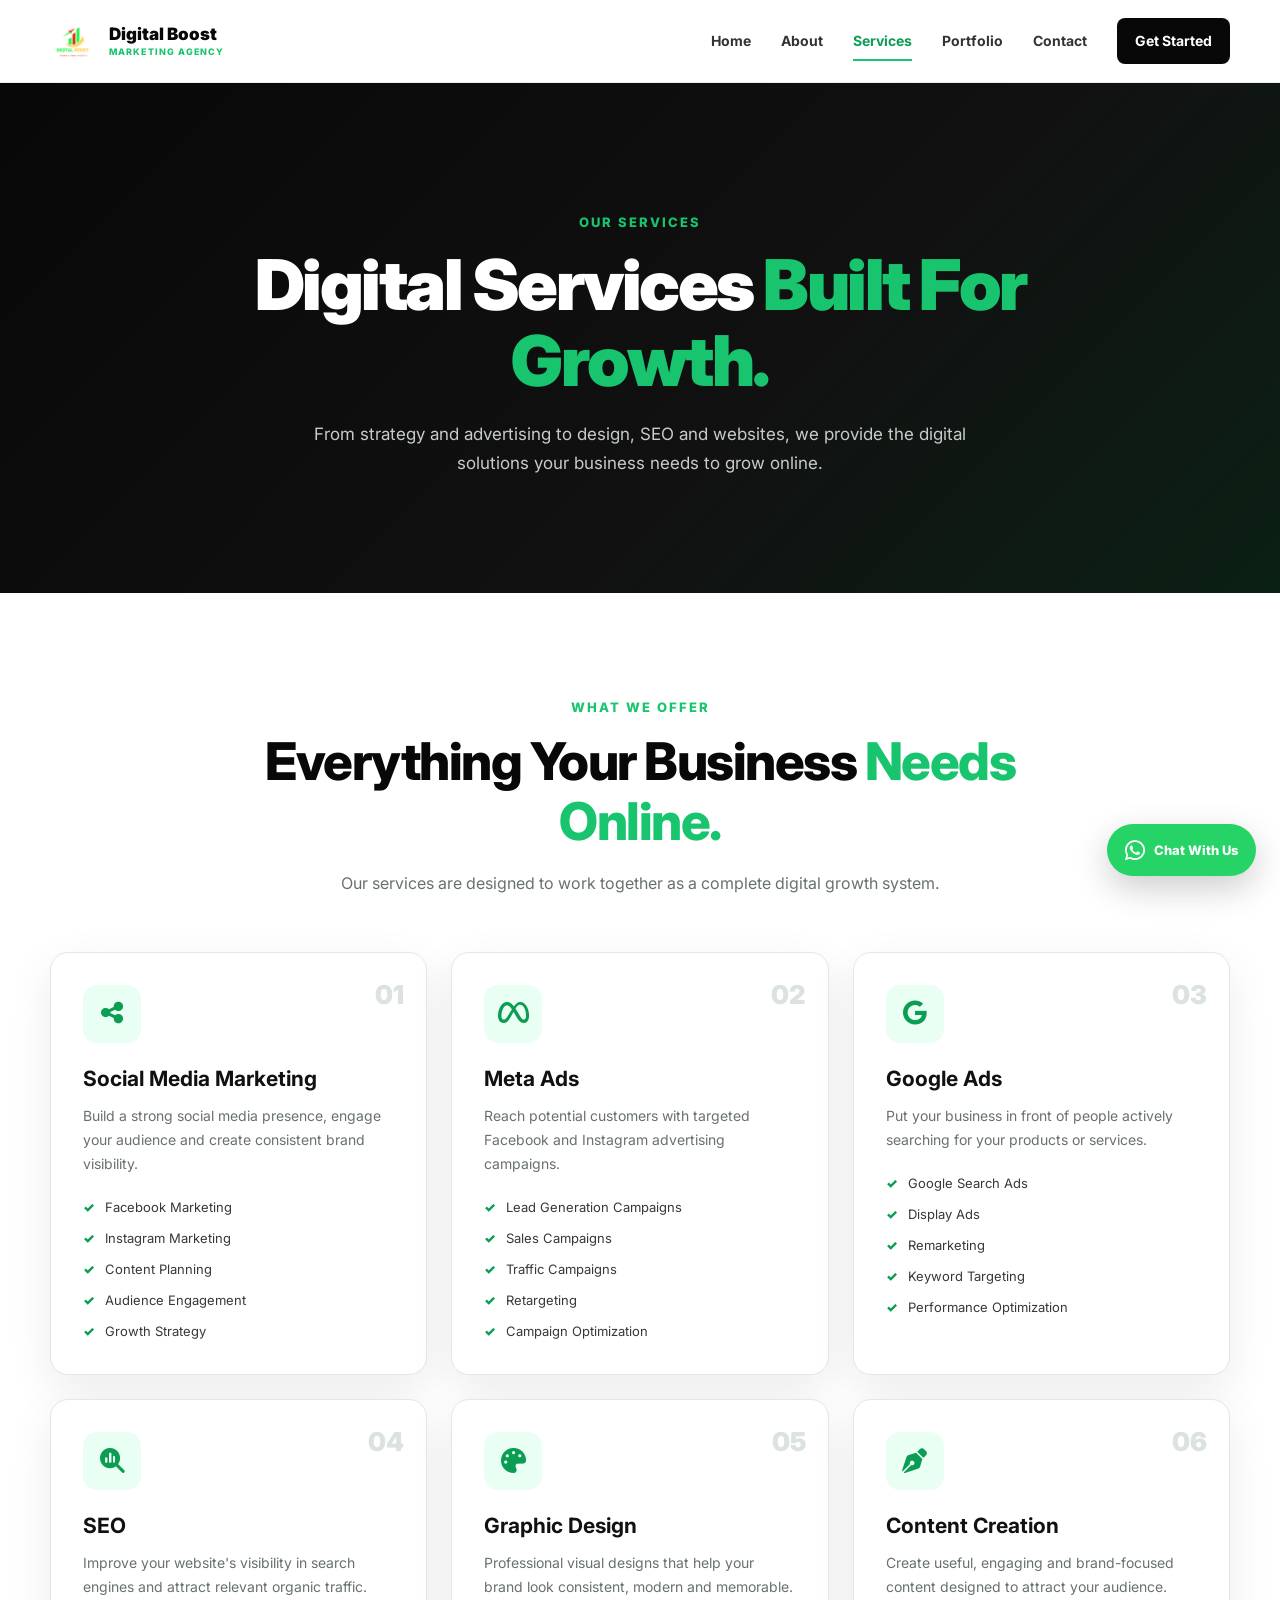
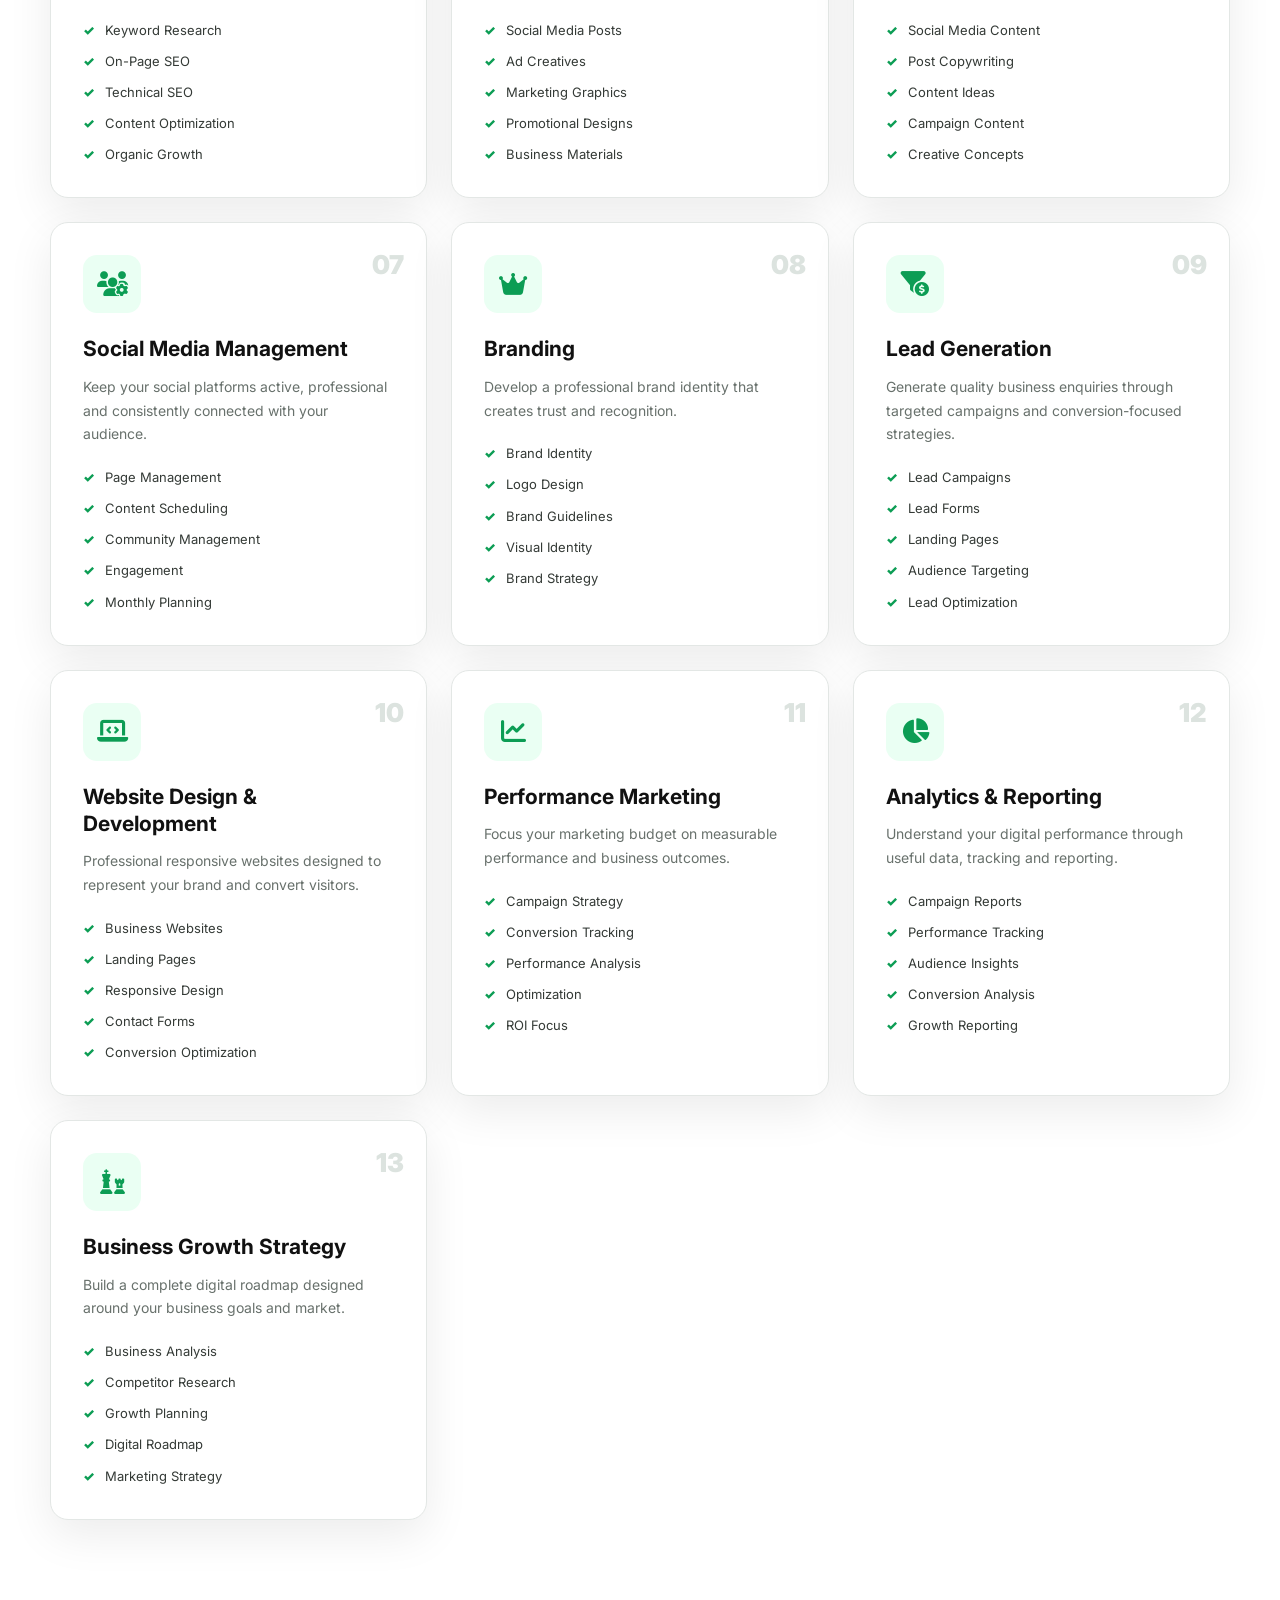
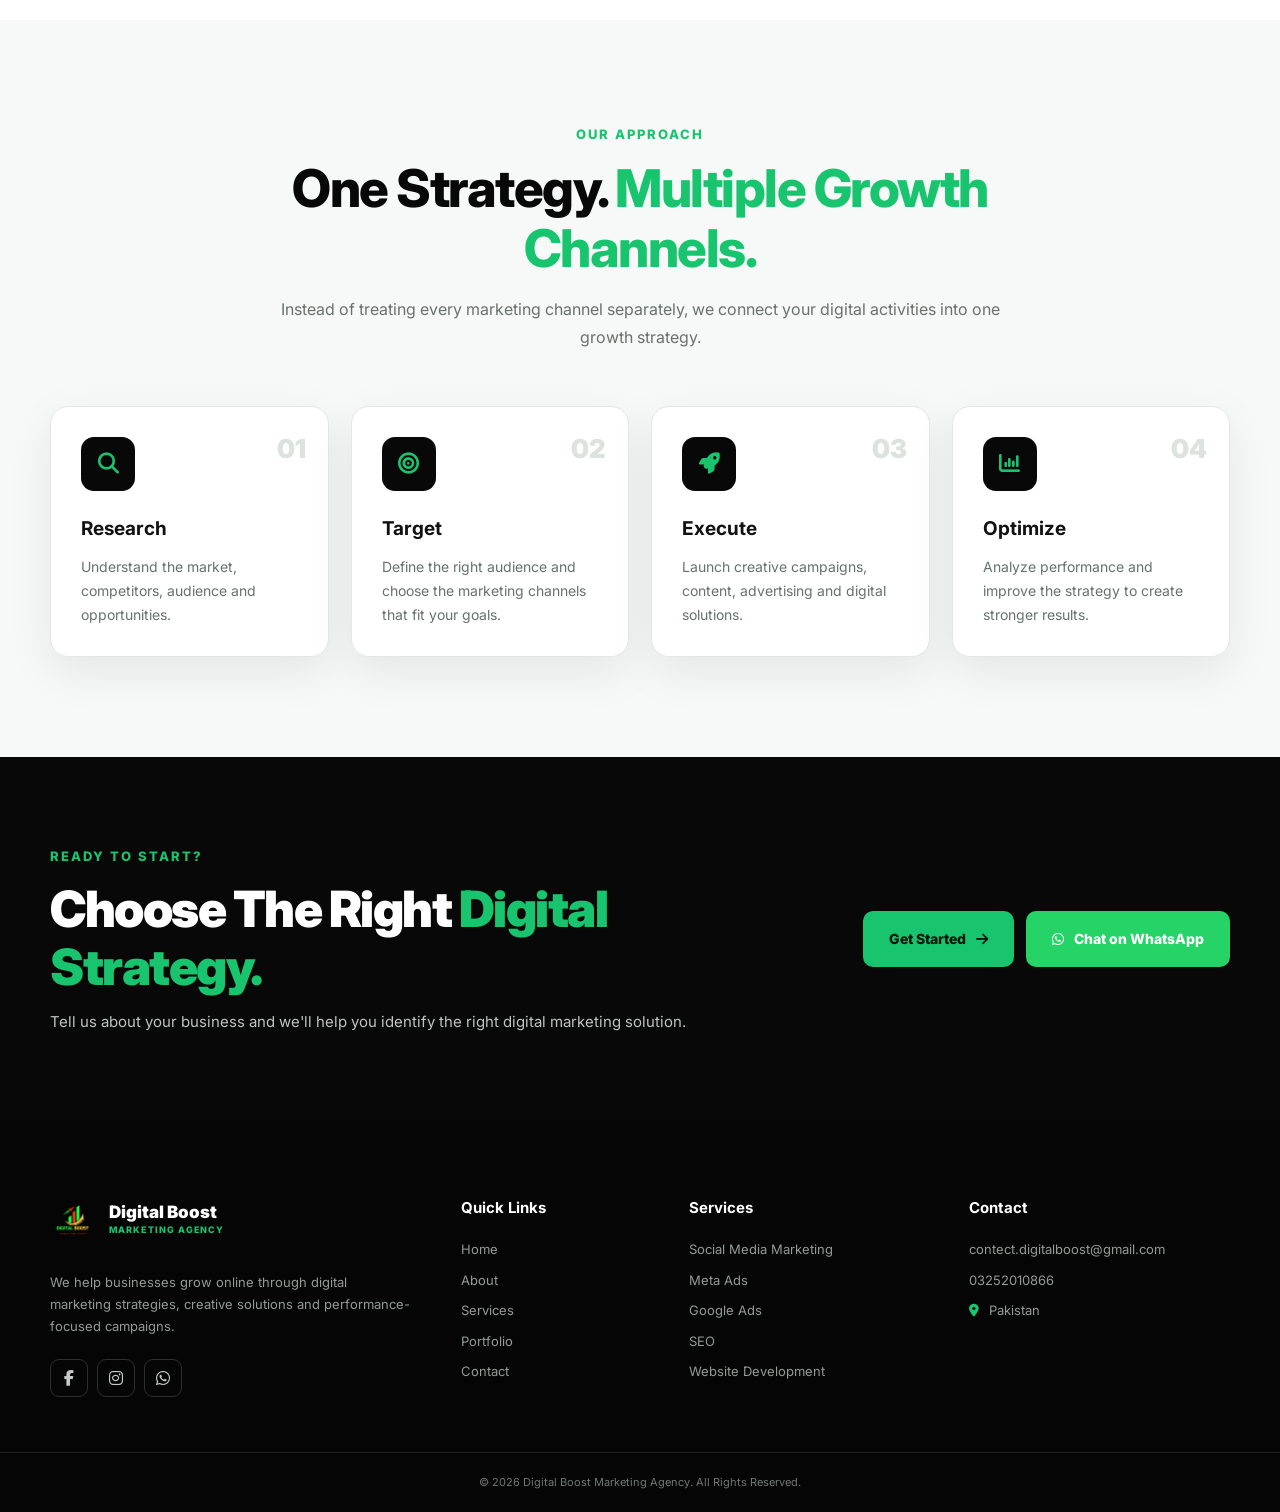
<file: services.html>
<!DOCTYPE html>
<html lang="en">

<head>

    <meta charset="UTF-8">

    <meta name="viewport"
          content="width=device-width, initial-scale=1.0">

    <meta name="description"
          content="Digital Boost Marketing Agency services including Social Media Marketing, Meta Ads, Google Ads, SEO, Branding, Website Development, Lead Generation and Performance Marketing.">

    <title>Our Services | Digital Boost Marketing Agency</title>

    <link rel="preconnect"
          href="https://fonts.googleapis.com">

    <link rel="preconnect"
          href="https://fonts.gstatic.com"
          crossorigin>

    <link href="https://fonts.googleapis.com/css2?family=Inter:wght@400;500;600;700;800;900&display=swap"
          rel="stylesheet">

    <link rel="stylesheet"
          href="https://cdnjs.cloudflare.com/ajax/libs/font-awesome/6.5.2/css/all.min.css">

    <link rel="stylesheet"
          href="style.css">

</head>


<body>


<!-- =====================================================
     HEADER
===================================================== -->

<header class="header">

    <div class="container nav-container">


        <a href="index.html"
           class="logo">

            <div class="logo-image">

                <img src="logo.png"
                     alt="Digital Boost Marketing Agency Logo">

            </div>

            <div class="logo-text">

                <strong>
                    Digital Boost
                </strong>

                <span>
                    Marketing Agency
                </span>

            </div>

        </a>


        <nav class="navbar">

            <a href="index.html">
                Home
            </a>

            <a href="about.html">
                About
            </a>

            <a href="services.html"
               class="active">
                Services
            </a>

            <a href="portfolio.html">
                Portfolio
            </a>

            <a href="contact.html">
                Contact
            </a>

            <a href="contact.html#enquiry"
               class="nav-cta">
                Get Started
            </a>

        </nav>


        <button class="menu-btn"
                type="button"
                aria-label="Open Menu">

            <i class="fa-solid fa-bars"></i>

        </button>

    </div>

</header>



<!-- =====================================================
     PAGE HERO
===================================================== -->

<section class="page-hero">

    <div class="container">

        <span class="section-label">
            OUR SERVICES
        </span>

        <h1>

            Digital Services
            <span>Built For Growth.</span>

        </h1>

        <p>

            From strategy and advertising to design, SEO and
            websites, we provide the digital solutions your
            business needs to grow online.

        </p>

    </div>

</section>



<!-- =====================================================
     SERVICES INTRO
===================================================== -->

<section class="section">

    <div class="container">


        <div class="section-heading">

            <span class="section-label">
                WHAT WE OFFER
            </span>

            <h2>

                Everything Your Business
                <span>Needs Online.</span>

            </h2>

            <p>

                Our services are designed to work together as a
                complete digital growth system.

            </p>

        </div>



        <div class="services-page-grid">


            <!-- 01 -->

            <article class="service-page-card">

                <span class="why-number">
                    01
                </span>

                <i class="fa-solid fa-share-nodes"></i>

                <h3>
                    Social Media Marketing
                </h3>

                <p>

                    Build a strong social media presence, engage
                    your audience and create consistent brand
                    visibility.

                </p>

                <ul>

                    <li>Facebook Marketing</li>

                    <li>Instagram Marketing</li>

                    <li>Content Planning</li>

                    <li>Audience Engagement</li>

                    <li>Growth Strategy</li>

                </ul>

            </article>



            <!-- 02 -->

            <article class="service-page-card">

                <span class="why-number">
                    02
                </span>

                <i class="fa-brands fa-meta"></i>

                <h3>
                    Meta Ads
                </h3>

                <p>

                    Reach potential customers with targeted
                    Facebook and Instagram advertising campaigns.

                </p>

                <ul>

                    <li>Lead Generation Campaigns</li>

                    <li>Sales Campaigns</li>

                    <li>Traffic Campaigns</li>

                    <li>Retargeting</li>

                    <li>Campaign Optimization</li>

                </ul>

            </article>



            <!-- 03 -->

            <article class="service-page-card">

                <span class="why-number">
                    03
                </span>

                <i class="fa-brands fa-google"></i>

                <h3>
                    Google Ads
                </h3>

                <p>

                    Put your business in front of people actively
                    searching for your products or services.

                </p>

                <ul>

                    <li>Google Search Ads</li>

                    <li>Display Ads</li>

                    <li>Remarketing</li>

                    <li>Keyword Targeting</li>

                    <li>Performance Optimization</li>

                </ul>

            </article>



            <!-- 04 -->

            <article class="service-page-card">

                <span class="why-number">
                    04
                </span>

                <i class="fa-solid fa-magnifying-glass-chart"></i>

                <h3>
                    SEO
                </h3>

                <p>

                    Improve your website's visibility in search
                    engines and attract relevant organic traffic.

                </p>

                <ul>

                    <li>Keyword Research</li>

                    <li>On-Page SEO</li>

                    <li>Technical SEO</li>

                    <li>Content Optimization</li>

                    <li>Organic Growth</li>

                </ul>

            </article>



            <!-- 05 -->

            <article class="service-page-card">

                <span class="why-number">
                    05
                </span>

                <i class="fa-solid fa-palette"></i>

                <h3>
                    Graphic Design
                </h3>

                <p>

                    Professional visual designs that help your
                    brand look consistent, modern and memorable.

                </p>

                <ul>

                    <li>Social Media Posts</li>

                    <li>Ad Creatives</li>

                    <li>Marketing Graphics</li>

                    <li>Promotional Designs</li>

                    <li>Business Materials</li>

                </ul>

            </article>



            <!-- 06 -->

            <article class="service-page-card">

                <span class="why-number">
                    06
                </span>

                <i class="fa-solid fa-pen-nib"></i>

                <h3>
                    Content Creation
                </h3>

                <p>

                    Create useful, engaging and brand-focused
                    content designed to attract your audience.

                </p>

                <ul>

                    <li>Social Media Content</li>

                    <li>Post Copywriting</li>

                    <li>Content Ideas</li>

                    <li>Campaign Content</li>

                    <li>Creative Concepts</li>

                </ul>

            </article>



            <!-- 07 -->

            <article class="service-page-card">

                <span class="why-number">
                    07
                </span>

                <i class="fa-solid fa-users-gear"></i>

                <h3>
                    Social Media Management
                </h3>

                <p>

                    Keep your social platforms active, professional
                    and consistently connected with your audience.

                </p>

                <ul>

                    <li>Page Management</li>

                    <li>Content Scheduling</li>

                    <li>Community Management</li>

                    <li>Engagement</li>

                    <li>Monthly Planning</li>

                </ul>

            </article>



            <!-- 08 -->

            <article class="service-page-card">

                <span class="why-number">
                    08
                </span>

                <i class="fa-solid fa-crown"></i>

                <h3>
                    Branding
                </h3>

                <p>

                    Develop a professional brand identity that
                    creates trust and recognition.

                </p>

                <ul>

                    <li>Brand Identity</li>

                    <li>Logo Design</li>

                    <li>Brand Guidelines</li>

                    <li>Visual Identity</li>

                    <li>Brand Strategy</li>

                </ul>

            </article>



            <!-- 09 -->

            <article class="service-page-card">

                <span class="why-number">
                    09
                </span>

                <i class="fa-solid fa-filter-circle-dollar"></i>

                <h3>
                    Lead Generation
                </h3>

                <p>

                    Generate quality business enquiries through
                    targeted campaigns and conversion-focused
                    strategies.

                </p>

                <ul>

                    <li>Lead Campaigns</li>

                    <li>Lead Forms</li>

                    <li>Landing Pages</li>

                    <li>Audience Targeting</li>

                    <li>Lead Optimization</li>

                </ul>

            </article>



            <!-- 10 -->

            <article class="service-page-card">

                <span class="why-number">
                    10
                </span>

                <i class="fa-solid fa-laptop-code"></i>

                <h3>
                    Website Design & Development
                </h3>

                <p>

                    Professional responsive websites designed to
                    represent your brand and convert visitors.

                </p>

                <ul>

                    <li>Business Websites</li>

                    <li>Landing Pages</li>

                    <li>Responsive Design</li>

                    <li>Contact Forms</li>

                    <li>Conversion Optimization</li>

                </ul>

            </article>



            <!-- 11 -->

            <article class="service-page-card">

                <span class="why-number">
                    11
                </span>

                <i class="fa-solid fa-chart-line"></i>

                <h3>
                    Performance Marketing
                </h3>

                <p>

                    Focus your marketing budget on measurable
                    performance and business outcomes.

                </p>

                <ul>

                    <li>Campaign Strategy</li>

                    <li>Conversion Tracking</li>

                    <li>Performance Analysis</li>

                    <li>Optimization</li>

                    <li>ROI Focus</li>

                </ul>

            </article>



            <!-- 12 -->

            <article class="service-page-card">

                <span class="why-number">
                    12
                </span>

                <i class="fa-solid fa-chart-pie"></i>

                <h3>
                    Analytics & Reporting
                </h3>

                <p>

                    Understand your digital performance through
                    useful data, tracking and reporting.

                </p>

                <ul>

                    <li>Campaign Reports</li>

                    <li>Performance Tracking</li>

                    <li>Audience Insights</li>

                    <li>Conversion Analysis</li>

                    <li>Growth Reporting</li>

                </ul>

            </article>



            <!-- 13 -->

            <article class="service-page-card">

                <span class="why-number">
                    13
                </span>

                <i class="fa-solid fa-chess"></i>

                <h3>
                    Business Growth Strategy
                </h3>

                <p>

                    Build a complete digital roadmap designed
                    around your business goals and market.

                </p>

                <ul>

                    <li>Business Analysis</li>

                    <li>Competitor Research</li>

                    <li>Growth Planning</li>

                    <li>Digital Roadmap</li>

                    <li>Marketing Strategy</li>

                </ul>

            </article>

        </div>

    </div>

</section>



<!-- =====================================================
     HOW SERVICES WORK TOGETHER
===================================================== -->

<section class="section why-us">

    <div class="container">


        <div class="section-heading">

            <span class="section-label">
                OUR APPROACH
            </span>

            <h2>

                One Strategy.
                <span>Multiple Growth Channels.</span>

            </h2>

            <p>

                Instead of treating every marketing channel
                separately, we connect your digital activities
                into one growth strategy.

            </p>

        </div>



        <div class="why-grid">


            <div class="why-card">

                <span class="why-number">
                    01
                </span>

                <i class="fa-solid fa-magnifying-glass"></i>

                <h3>
                    Research
                </h3>

                <p>

                    Understand the market, competitors, audience
                    and opportunities.

                </p>

            </div>



            <div class="why-card">

                <span class="why-number">
                    02
                </span>

                <i class="fa-solid fa-bullseye"></i>

                <h3>
                    Target
                </h3>

                <p>

                    Define the right audience and choose the
                    marketing channels that fit your goals.

                </p>

            </div>



            <div class="why-card">

                <span class="why-number">
                    03
                </span>

                <i class="fa-solid fa-rocket"></i>

                <h3>
                    Execute
                </h3>

                <p>

                    Launch creative campaigns, content,
                    advertising and digital solutions.

                </p>

            </div>



            <div class="why-card">

                <span class="why-number">
                    04
                </span>

                <i class="fa-solid fa-chart-column"></i>

                <h3>
                    Optimize
                </h3>

                <p>

                    Analyze performance and improve the strategy
                    to create stronger results.

                </p>

            </div>

        </div>

    </div>

</section>



<!-- =====================================================
     CTA
===================================================== -->

<section class="cta-section">

    <div class="container cta-box">


        <div>

            <span class="section-label">
                READY TO START?
            </span>

            <h2>

                Choose The Right
                <span>Digital Strategy.</span>

            </h2>

            <p>

                Tell us about your business and we'll help you
                identify the right digital marketing solution.

            </p>

        </div>


        <div class="cta-buttons">

            <a href="contact.html#enquiry"
               class="btn">

                Get Started

                <i class="fa-solid fa-arrow-right"></i>

            </a>


            <a href="https://wa.me/923252010866?text=Hello%20Digital%20Boost%20Marketing%20Agency%2C%20I%20want%20to%20know%20about%20your%20services."
               target="_blank"
               class="btn btn-whatsapp">

                <i class="fa-brands fa-whatsapp"></i>

                Chat on WhatsApp

            </a>

        </div>

    </div>

</section>



<!-- =====================================================
     FOOTER
===================================================== -->

<footer class="footer">

    <div class="container footer-grid">


        <div class="footer-about">

            <a href="index.html"
               class="logo footer-logo">

                <div class="logo-image">

                    <img src="logo.png"
                         alt="Digital Boost Logo">

                </div>

                <div class="logo-text">

                    <strong>
                        Digital Boost
                    </strong>

                    <span>
                        Marketing Agency
                    </span>

                </div>

            </a>


            <p>

                We help businesses grow online through digital
                marketing strategies, creative solutions and
                performance-focused campaigns.

            </p>


            <div class="social-links">

                <a href="https://www.facebook.com/digitalboostagencyinfo"
                   target="_blank"
                   aria-label="Facebook">

                    <i class="fa-brands fa-facebook-f"></i>

                </a>


                <a href="https://www.instagram.com/dig.italboostagency/"
                   target="_blank"
                   aria-label="Instagram">

                    <i class="fa-brands fa-instagram"></i>

                </a>


                <a href="https://wa.me/923252010866"
                   target="_blank"
                   aria-label="WhatsApp">

                    <i class="fa-brands fa-whatsapp"></i>

                </a>

            </div>

        </div>



        <div class="footer-column">

            <h3>
                Quick Links
            </h3>

            <a href="index.html">
                Home
            </a>

            <a href="about.html">
                About
            </a>

            <a href="services.html">
                Services
            </a>

            <a href="portfolio.html">
                Portfolio
            </a>

            <a href="contact.html">
                Contact
            </a>

        </div>



        <div class="footer-column">

            <h3>
                Services
            </h3>

            <a href="services.html">
                Social Media Marketing
            </a>

            <a href="services.html">
                Meta Ads
            </a>

            <a href="services.html">
                Google Ads
            </a>

            <a href="services.html">
                SEO
            </a>

            <a href="services.html">
                Website Development
            </a>

        </div>



        <div class="footer-column">

            <h3>
                Contact
            </h3>

            <a href="mailto:contect.digitalboost@gmail.com">
                contect.digitalboost@gmail.com
            </a>

            <a href="https://wa.me/923252010866"
               target="_blank">

                03252010866

            </a>

            <p>

                <i class="fa-solid fa-location-dot"></i>

                Pakistan

            </p>

        </div>

    </div>



    <div class="footer-bottom">

        <div class="container">

            <p>

                © <span data-year>2026</span>
                Digital Boost Marketing Agency.
                All Rights Reserved.

            </p>

        </div>

    </div>

</footer>



<!-- =====================================================
     FLOATING WHATSAPP
===================================================== -->

<a href="https://wa.me/923252010866?text=Hello%20Digital%20Boost%20Marketing%20Agency%2C%20I%20want%20to%20discuss%20your%20services."
   target="_blank"
   class="whatsapp-float"
   aria-label="Chat on WhatsApp">

    <i class="fa-brands fa-whatsapp"></i>

    <span>
        Chat With Us
    </span>

</a>



<script src="site-config.js"></script>

<script src="script.js"></script>


</body>

</html>
</file>
<file: style.css>
/* =========================================================
   DIGITAL BOOST MARKETING AGENCY
   FINAL WEBSITE CSS
   Theme: Professional Green + Black
========================================================= */


/* =========================================================
   RESET
========================================================= */

* {
    margin: 0;
    padding: 0;
    box-sizing: border-box;
}


html {
    scroll-behavior: smooth;
}


body {
    font-family: "Inter", Arial, sans-serif;
    background: #ffffff;
    color: #111111;
    line-height: 1.7;
    overflow-x: hidden;
}


body.page-loaded {
    opacity: 1;
}


img {
    max-width: 100%;
    display: block;
}


a {
    color: inherit;
    text-decoration: none;
}


button,
input,
textarea,
select {
    font: inherit;
}


button {
    cursor: pointer;
}


ul {
    list-style: none;
}


/* =========================================================
   VARIABLES
========================================================= */

:root {

    --green: #18c56e;
    --green-dark: #0c9d54;
    --green-light: #eafff3;

    --black: #080808;
    --black-2: #111111;
    --dark: #181818;

    --white: #ffffff;
    --gray-50: #f7f9f8;
    --gray-100: #eef1ef;
    --gray-300: #cbd2ce;
    --gray-500: #68716c;
    --gray-700: #343a36;

    --border: #e3e7e5;

    --shadow:
        0 15px 45px rgba(0, 0, 0, 0.08);

    --shadow-hover:
        0 25px 60px rgba(0, 0, 0, 0.14);

    --radius: 18px;

    --transition:
        all 0.3s ease;

    --container:
        1180px;
}


/* =========================================================
   GLOBAL
========================================================= */

.container {
    width: min(
        var(--container),
        calc(100% - 40px)
    );

    margin: 0 auto;
}


.section {
    padding: 100px 0;
}


.section-label {
    display: inline-block;

    margin-bottom: 14px;

    color: var(--green);

    font-size: 13px;

    font-weight: 800;

    letter-spacing: 2px;

    text-transform: uppercase;
}


.section-heading {
    max-width: 760px;

    margin: 0 auto 55px;

    text-align: center;
}


.section-heading h2,
.contact-info h2,
.form-heading h2 {

    font-size: clamp(
        34px,
        5vw,
        52px
    );

    line-height: 1.15;

    font-weight: 800;

    letter-spacing: -1.5px;

    color: var(--black);

}


.section-heading h2 span,
.contact-info h2 span,
.form-heading h2 span {

    color: var(--green);

}


.section-heading p {

    margin-top: 18px;

    color: var(--gray-500);

    font-size: 16px;

}


/* =========================================================
   BUTTONS
========================================================= */

.btn {

    display: inline-flex;

    align-items: center;

    justify-content: center;

    gap: 10px;

    min-height: 52px;

    padding: 14px 24px;

    border: 2px solid var(--green);

    border-radius: 10px;

    background: var(--green);

    color: #04150c;

    font-size: 14px;

    font-weight: 800;

    transition: var(--transition);
}


.btn:hover {

    background: var(--green-dark);

    border-color: var(--green-dark);

    color: var(--white);

    transform: translateY(-2px);

    box-shadow:
        0 12px 25px
        rgba(24, 197, 110, 0.25);

}


.btn-whatsapp {

    background: #25d366;

    border-color: #25d366;

    color: #ffffff;
}


.btn-whatsapp:hover {

    background: #1ebc59;

    border-color: #1ebc59;

}


/* =========================================================
   HEADER
========================================================= */

.header {

    position: sticky;

    top: 0;

    z-index: 1000;

    width: 100%;

    background:
        rgba(255, 255, 255, 0.96);

    border-bottom: 1px solid
        rgba(0, 0, 0, 0.07);

    backdrop-filter: blur(15px);
}


.nav-container {

    min-height: 82px;

    display: flex;

    align-items: center;

    justify-content: space-between;

    gap: 30px;
}


/* =========================================================
   LOGO
========================================================= */

.logo {

    display: inline-flex;

    align-items: center;

    gap: 11px;

    flex-shrink: 0;
}


.logo-image {

    width: 48px;

    height: 48px;

    display: flex;

    align-items: center;

    justify-content: center;

    overflow: hidden;

    border-radius: 10px;
}


.logo-image img {

    width: 100%;

    height: 100%;

    object-fit: contain;
}


.logo-text {

    display: flex;

    flex-direction: column;

    line-height: 1.1;
}


.logo-text strong {

    color: var(--black);

    font-size: 17px;

    font-weight: 900;
}


.logo-text span {

    margin-top: 4px;

    color: var(--green);

    font-size: 9px;

    font-weight: 800;

    letter-spacing: 1.1px;

    text-transform: uppercase;
}


/* =========================================================
   NAVIGATION
========================================================= */

.navbar {

    display: flex;

    align-items: center;

    gap: 30px;
}


.navbar a {

    position: relative;

    color: #333;

    font-size: 14px;

    font-weight: 700;

    transition: var(--transition);
}


.navbar a:hover,
.navbar a.active {

    color: var(--green-dark);
}


.navbar a:not(.nav-cta)::after {

    content: "";

    position: absolute;

    left: 0;

    bottom: -8px;

    width: 0;

    height: 2px;

    background: var(--green);

    transition: var(--transition);
}


.navbar a:hover::after,
.navbar a.active::after {

    width: 100%;
}


.navbar .nav-cta {

    padding: 11px 18px;

    border-radius: 8px;

    background: var(--black);

    color: var(--white);
}


.navbar .nav-cta:hover {

    background: var(--green);

    color: var(--black);
}


.navbar .nav-cta::after {

    display: none;
}


.menu-btn {

    display: none;

    width: 44px;

    height: 44px;

    border: 1px solid var(--border);

    border-radius: 9px;

    background: var(--white);

    color: var(--black);

    font-size: 20px;
}


/* =========================================================
   HERO
========================================================= */

.hero {

    position: relative;

    min-height: 680px;

    display: flex;

    align-items: center;

    overflow: hidden;

    background: var(--black);

    color: var(--white);
}


.hero::before {

    content: "";

    position: absolute;

    width: 600px;

    height: 600px;

    right: -180px;

    top: -200px;

    border-radius: 50%;

    background:
        rgba(24, 197, 110, 0.16);

    filter: blur(5px);
}


.hero::after {

    content: "";

    position: absolute;

    width: 400px;

    height: 400px;

    left: -180px;

    bottom: -220px;

    border-radius: 50%;

    background:
        rgba(24, 197, 110, 0.10);
}


.hero-container {

    position: relative;

    z-index: 2;

    display: grid;

    grid-template-columns:
        1.08fr
        0.92fr;

    gap: 60px;

    align-items: center;
}


.hero-content h1 {

    max-width: 780px;

    font-size: clamp(
        44px,
        6vw,
        76px
    );

    line-height: 1.03;

    font-weight: 900;

    letter-spacing: -3px;
}


.hero-content h1 span {

    color: var(--green);
}


.hero-content p {

    max-width: 650px;

    margin: 25px 0 32px;

    color: #c7ceca;

    font-size: 17px;
}


.hero-buttons {

    display: flex;

    flex-wrap: wrap;

    gap: 13px;
}


/* =========================================================
   HERO IMAGE
========================================================= */

.hero-image {

    position: relative;

    min-height: 460px;

    display: flex;

    align-items: center;

    justify-content: center;
}


.hero-image img {

    width: 100%;

    max-width: 500px;

    max-height: 500px;

    object-fit: contain;

    border-radius: 22px;

    box-shadow:
        0 30px 80px
        rgba(0, 0, 0, 0.35);
}


.hero-card {

    position: absolute;

    bottom: 20px;

    left: 10px;

    padding: 18px 20px;

    border:
        1px solid
        rgba(255, 255, 255, 0.12);

    border-radius: 15px;

    background:
        rgba(255, 255, 255, 0.08);

    backdrop-filter: blur(12px);

    box-shadow:
        0 20px 50px
        rgba(0, 0, 0, 0.25);
}


.hero-card strong {

    display: block;

    color: var(--green);

    font-size: 26px;

    line-height: 1;
}


.hero-card span {

    display: block;

    margin-top: 5px;

    color: #d8ddda;

    font-size: 12px;
}


/* =========================================================
   PAGE HERO
========================================================= */

.page-hero {

    padding: 125px 0 115px;

    text-align: center;

    background:
        linear-gradient(
            135deg,
            #080808 0%,
            #111111 60%,
            #0b2015 100%
        );

    color: var(--white);
}


.page-hero .section-label {

    color: var(--green);
}


.page-hero h1 {

    max-width: 900px;

    margin: 0 auto;

    font-size: clamp(
        42px,
        6vw,
        70px
    );

    line-height: 1.08;

    font-weight: 900;

    letter-spacing: -2.5px;
}


.page-hero h1 span {

    color: var(--green);
}


.page-hero p {

    max-width: 720px;

    margin: 22px auto 0;

    color: #c6cdc9;

    font-size: 17px;
}


/* =========================================================
   SERVICE CARDS
========================================================= */

.services-page-grid {

    display: grid;

    grid-template-columns:
        repeat(3, 1fr);

    gap: 24px;
}


.service-page-card {

    position: relative;

    padding: 32px;

    border:
        1px solid var(--border);

    border-radius: var(--radius);

    background: var(--white);

    box-shadow: var(--shadow);

    transition: var(--transition);

    overflow: hidden;
}


.service-page-card::before {

    content: "";

    position: absolute;

    left: 0;

    top: 0;

    width: 100%;

    height: 4px;

    background: var(--green);

    transform:
        scaleX(0);

    transform-origin: left;

    transition: var(--transition);
}


.service-page-card:hover {

    transform: translateY(-8px);

    box-shadow: var(--shadow-hover);

}


.service-page-card:hover::before {

    transform: scaleX(1);
}


.service-page-card > i {

    width: 58px;

    height: 58px;

    display: flex;

    align-items: center;

    justify-content: center;

    margin-bottom: 22px;

    border-radius: 14px;

    background: var(--green-light);

    color: var(--green-dark);

    font-size: 25px;
}


.service-page-card h3 {

    margin-bottom: 12px;

    font-size: 21px;

    line-height: 1.3;
}


.service-page-card p {

    margin-bottom: 20px;

    color: var(--gray-500);

    font-size: 14px;
}


.service-page-card ul {

    display: grid;

    gap: 9px;
}


.service-page-card li {

    position: relative;

    padding-left: 22px;

    color: var(--gray-700);

    font-size: 13px;
}


.service-page-card li::before {

    content: "✓";

    position: absolute;

    left: 0;

    color: var(--green-dark);

    font-weight: 900;
}


/* =========================================================
   WHY / PROCESS
========================================================= */

.why-us {

    background: var(--gray-50);
}


.why-grid {

    display: grid;

    grid-template-columns:
        repeat(4, 1fr);

    gap: 22px;
}


.why-card {

    position: relative;

    padding: 30px;

    border:
        1px solid var(--border);

    border-radius: var(--radius);

    background: var(--white);

    box-shadow: var(--shadow);

    transition: var(--transition);
}


.why-card:hover {

    transform: translateY(-7px);

    box-shadow: var(--shadow-hover);
}


.why-number {

    position: absolute;

    top: 20px;

    right: 22px;

    color: #dce3df;

    font-size: 26px;

    font-weight: 900;
}


.why-card > i {

    width: 54px;

    height: 54px;

    display: flex;

    align-items: center;

    justify-content: center;

    margin-bottom: 22px;

    border-radius: 13px;

    background: var(--black);

    color: var(--green);

    font-size: 21px;
}


.why-card h3 {

    margin-bottom: 10px;

    font-size: 19px;
}


.why-card p {

    color: var(--gray-500);

    font-size: 14px;
}


/* =========================================================
   PORTFOLIO
========================================================= */

.portfolio-page-grid {

    display: grid;

    grid-template-columns:
        repeat(2, 1fr);

    gap: 28px;
}


.portfolio-project {

    display: grid;

    grid-template-columns:
        0.8fr
        1.2fr;

    min-height: 320px;

    border:
        1px solid var(--border);

    border-radius: var(--radius);

    overflow: hidden;

    background: var(--white);

    box-shadow: var(--shadow);

    transition: var(--transition);
}


.portfolio-project:hover {

    transform: translateY(-7px);

    box-shadow: var(--shadow-hover);
}


.portfolio-project-visual {

    min-height: 320px;

    display: flex;

    flex-direction: column;

    align-items: center;

    justify-content: center;

    gap: 15px;

    background:
        linear-gradient(
            145deg,
            #080808,
            #14271d
        );

    color: var(--white);
}


.portfolio-icon {

    width: 82px;

    height: 82px;

    display: flex;

    align-items: center;

    justify-content: center;

    border-radius: 22px;

    background:
        rgba(24, 197, 110, 0.13);

    color: var(--green);

    font-size: 34px;
}


.portfolio-project-visual > span {

    color: #bfc8c3;

    font-size: 11px;

    font-weight: 800;

    letter-spacing: 1.5px;
}


.portfolio-project-content {

    padding: 32px;

    display: flex;

    flex-direction: column;

    justify-content: center;
}


.portfolio-tag {

    display: inline-block;

    margin-bottom: 12px;

    color: var(--green-dark);

    font-size: 11px;

    font-weight: 800;

    letter-spacing: 1px;
}


.portfolio-project-content h3 {

    margin-bottom: 13px;

    font-size: 23px;

    line-height: 1.25;
}


.portfolio-project-content p {

    color: var(--gray-500);

    font-size: 14px;
}


.portfolio-results {

    display: grid;

    grid-template-columns:
        1fr 1fr;

    gap: 12px;

    margin-top: 22px;
}


.portfolio-results > div {

    padding: 13px;

    border-radius: 10px;

    background: var(--gray-50);
}


.portfolio-results strong {

    display: block;

    color: var(--black);

    font-size: 12px;
}


.portfolio-results span {

    display: block;

    margin-top: 3px;

    color: var(--gray-500);

    font-size: 11px;
}


/* =========================================================
   CONTACT
========================================================= */

.contact-grid {

    display: grid;

    grid-template-columns:
        0.85fr
        1.15fr;

    gap: 65px;

    align-items: start;
}


.contact-info h2 {

    margin-bottom: 20px;
}


.contact-info > p {

    margin-bottom: 30px;

    color: var(--gray-500);

    font-size: 15px;
}


.contact-item {

    display: flex;

    align-items: center;

    gap: 16px;

    padding: 17px 0;

    border-bottom:
        1px solid var(--border);

    transition: var(--transition);
}


.contact-item:hover {

    transform: translateX(5px);
}


.contact-icon {

    width: 50px;

    height: 50px;

    flex-shrink: 0;

    display: flex;

    align-items: center;

    justify-content: center;

    border-radius: 12px;

    background: var(--green-light);

    color: var(--green-dark);

    font-size: 21px;
}


.contact-item strong {

    display: block;

    color: var(--black);

    font-size: 14px;
}


.contact-item span {

    display: block;

    margin-top: 2px;

    color: var(--gray-500);

    font-size: 13px;

    word-break: break-word;
}


.contact-whatsapp-box {

    margin-top: 30px;

    padding: 25px;

    border-radius: var(--radius);

    background: var(--black);

    color: var(--white);
}


.contact-whatsapp-box h3 {

    margin-bottom: 8px;

    font-size: 20px;
}


.contact-whatsapp-box p {

    margin-bottom: 18px;

    color: #bfc7c2;

    font-size: 14px;
}


/* =========================================================
   CONTACT FORM
========================================================= */

.contact-form-box {

    padding: 38px;

    border:
        1px solid var(--border);

    border-radius: 22px;

    background: var(--white);

    box-shadow: var(--shadow);
}


.form-heading {

    margin-bottom: 30px;
}


.form-heading h2 {

    font-size: 32px;
}


.form-heading p {

    margin-top: 10px;

    color: var(--gray-500);

    font-size: 14px;
}


.contact-form {

    display: grid;

    grid-template-columns:
        1fr 1fr;

    gap: 18px;
}


.form-group {

    display: flex;

    flex-direction: column;

    gap: 8px;
}


.form-group:nth-last-of-type(1) {

    grid-column:
        1 / -1;
}


.form-group label {

    color: var(--black);

    font-size: 13px;

    font-weight: 800;
}


.form-group input,
.form-group textarea,
.form-group select {

    width: 100%;

    padding: 14px 15px;

    border:
        1px solid var(--border);

    border-radius: 10px;

    outline: none;

    background: var(--gray-50);

    color: var(--black);

    font-size: 14px;

    transition: var(--transition);
}


.form-group input {

    min-height: 50px;
}


.form-group select {

    min-height: 50px;

    cursor: pointer;
}


.form-group textarea {

    min-height: 145px;

    resize: vertical;
}


.form-group input:focus,
.form-group textarea:focus,
.form-group select:focus {

    border-color: var(--green);

    background: var(--white);

    box-shadow:
        0 0 0 4px
        rgba(24, 197, 110, 0.10);
}


.form-submit {

    width: 100%;

    grid-column:
        1 / -1;

    border: none;
}


.form-submit:disabled {

    opacity: 0.7;

    cursor: wait;

    transform: none;
}


.form-note {

    grid-column:
        1 / -1;

    display: flex;

    align-items: center;

    justify-content: center;

    gap: 7px;

    color: var(--gray-500);

    font-size: 11px;

    text-align: center;
}


.form-note i {

    color: var(--green-dark);
}


/* =========================================================
   FAQ
========================================================= */

.faq-grid {

    display: grid;

    grid-template-columns:
        1fr 1fr;

    gap: 20px;
}


.faq-card {

    padding: 28px;

    border:
        1px solid var(--border);

    border-radius: var(--radius);

    background: var(--white);

    box-shadow: var(--shadow);
}


.faq-card h3 {

    margin-bottom: 10px;

    font-size: 18px;
}


.faq-card p {

    color: var(--gray-500);

    font-size: 14px;
}


/* =========================================================
   CTA
========================================================= */

.cta-section {

    padding: 85px 0;

    background: var(--black);

    color: var(--white);
}


.cta-box {

    display: flex;

    align-items: center;

    justify-content: space-between;

    gap: 40px;
}


.cta-box h2 {

    max-width: 700px;

    font-size: clamp(
        32px,
        4vw,
        50px
    );

    line-height: 1.15;

    font-weight: 900;

    letter-spacing: -1.5px;
}


.cta-box h2 span {

    color: var(--green);
}


.cta-box p {

    max-width: 650px;

    margin-top: 13px;

    color: #bdc5c0;

    font-size: 15px;
}


.cta-buttons {

    display: flex;

    flex-wrap: wrap;

    gap: 12px;

    flex-shrink: 0;
}


/* =========================================================
   FOOTER
========================================================= */

.footer {

    background: #050505;

    color: var(--white);
}


.footer-grid {

    display: grid;

    grid-template-columns:
        1.4fr
        0.7fr
        0.9fr
        1fr;

    gap: 45px;

    padding: 75px 0 55px;
}


.footer-logo .logo-text strong {

    color: var(--white);
}


.footer-about > p {

    max-width: 360px;

    margin-top: 20px;

    color: #929b96;

    font-size: 13px;
}


.social-links {

    display: flex;

    gap: 9px;

    margin-top: 22px;
}


.social-links a {

    width: 38px;

    height: 38px;

    display: flex;

    align-items: center;

    justify-content: center;

    border:
        1px solid #2b302d;

    border-radius: 9px;

    color: #c4cbc7;

    transition: var(--transition);
}


.social-links a:hover {

    background: var(--green);

    border-color: var(--green);

    color: var(--black);

    transform: translateY(-3px);
}


.footer-column {

    display: flex;

    flex-direction: column;

    align-items: flex-start;
}


.footer-column h3 {

    margin-bottom: 20px;

    color: var(--white);

    font-size: 15px;
}


.footer-column a,
.footer-column p {

    margin-bottom: 11px;

    color: #929b96;

    font-size: 13px;

    line-height: 1.5;

    transition: var(--transition);

    word-break: break-word;
}


.footer-column a:hover {

    color: var(--green);
}


.footer-column p i {

    margin-right: 6px;

    color: var(--green);
}


.footer-bottom {

    border-top:
        1px solid #1d211f;
}


.footer-bottom .container {

    padding: 20px 0;

    text-align: center;
}


.footer-bottom p {

    color: #707874;

    font-size: 11px;
}


/* =========================================================
   FLOATING WHATSAPP
========================================================= */

.whatsapp-float {

    position: fixed;

    right: 24px;

    bottom: 24px;

    z-index: 900;

    min-height: 52px;

    display: flex;

    align-items: center;

    gap: 9px;

    padding: 12px 18px;

    border-radius: 50px;

    background: #25d366;

    color: var(--white);

    box-shadow:
        0 12px 35px
        rgba(0, 0, 0, 0.20);

    font-size: 13px;

    font-weight: 800;

    transition: var(--transition);
}


.whatsapp-float i {

    font-size: 23px;
}


.whatsapp-float:hover {

    transform:
        translateY(-4px)
        scale(1.02);

    background: #1ebc59;
}


/* =========================================================
   RESPONSIVE — TABLET
========================================================= */

@media (max-width: 1000px) {

    .navbar {

        gap: 18px;

    }


    .hero-container {

        grid-template-columns:
            1fr;

        text-align: center;

    }


    .hero-content p {

        margin-left: auto;

        margin-right: auto;

    }


    .hero-buttons {

        justify-content: center;

    }


    .hero-image {

        min-height: 380px;

    }


    .services-page-grid {

        grid-template-columns:
            repeat(2, 1fr);

    }


    .why-grid {

        grid-template-columns:
            repeat(2, 1fr);

    }


    .contact-grid {

        grid-template-columns:
            1fr;

    }


    .footer-grid {

        grid-template-columns:
            1fr 1fr;

    }


    .cta-box {

        flex-direction: column;

        align-items: flex-start;

    }

}


/* =========================================================
   RESPONSIVE — MOBILE
========================================================= */

@media (max-width: 760px) {

    .container {

        width:
            min(
                var(--container),
                calc(100% - 28px)
            );

    }


    .section {

        padding: 70px 0;

    }


    .nav-container {

        min-height: 72px;

    }


    .menu-btn {

        display: flex;

        align-items: center;

        justify-content: center;

    }


    .navbar {

        position: absolute;

        left: 14px;

        right: 14px;

        top: calc(100% + 8px);

        display: none;

        flex-direction: column;

        align-items: stretch;

        gap: 0;

        padding: 12px;

        border:
            1px solid var(--border);

        border-radius: 14px;

        background: var(--white);

        box-shadow:
            0 20px 50px
            rgba(0, 0, 0, 0.12);

    }


    .navbar.mobile-active {

        display: flex;

    }


    .navbar a {

        padding: 13px 12px;

    }


    .navbar a:not(.nav-cta)::after {

        display: none;

    }


    .navbar .nav-cta {

        margin-top: 6px;

        text-align: center;

    }


    .logo-image {

        width: 42px;

        height: 42px;

    }


    .logo-text strong {

        font-size: 15px;

    }


    .hero {

        min-height: auto;

        padding: 85px 0;

    }


    .hero-content h1 {

        font-size:
            clamp(
                40px,
                12vw,
                58px
            );

        letter-spacing:
            -2px;

    }


    .hero-content p {

        font-size: 15px;

    }


    .hero-buttons {

        flex-direction: column;

        align-items: stretch;

    }


    .hero-buttons .btn {

        width: 100%;

    }


    .hero-image {

        min-height: 300px;

    }


    .hero-image img {

        max-height: 330px;

    }


    .hero-card {

        bottom: 0;

        left: 50%;

        transform:
            translateX(-50%);

        white-space: nowrap;

    }


    .page-hero {

        padding:
            85px 0 75px;

    }


    .page-hero h1 {

        font-size:
            clamp(
                38px,
                11vw,
                55px
            );

    }


    .page-hero p {

        font-size: 15px;

    }


    .section-heading {

        margin-bottom: 38px;

    }


    .section-heading h2,
    .contact-info h2 {

        font-size: 35px;

    }


    .services-page-grid {

        grid-template-columns:
            1fr;

    }


    .why-grid {

        grid-template-columns:
            1fr;

    }


    .portfolio-page-grid {

        grid-template-columns:
            1fr;

    }


    .portfolio-project {

        grid-template-columns:
            1fr;

    }


    .portfolio-project-visual {

        min-height: 220px;

    }


    .portfolio-project-content {

        padding: 26px;

    }


    .contact-form-box {

        padding: 25px 18px;

    }


    .contact-form {

        grid-template-columns:
            1fr;

    }


    .form-group:nth-last-of-type(1) {

        grid-column:
            auto;

    }


    .form-submit,
    .form-note {

        grid-column:
            auto;

    }


    .faq-grid {

        grid-template-columns:
            1fr;

    }


    .cta-box {

        align-items:
            stretch;

    }


    .cta-buttons {

        flex-direction:
            column;

    }


    .cta-buttons .btn {

        width: 100%;

    }


    .footer-grid {

        grid-template-columns:
            1fr;

        gap: 35px;

        padding:
            55px 0 40px;

    }


    .footer-column {

        align-items:
            flex-start;

    }


    .whatsapp-float {

        right: 14px;

        bottom: 14px;

        width: 54px;

        height: 54px;

        min-height: 54px;

        padding: 0;

        justify-content: center;

        border-radius: 50%;

    }


    .whatsapp-float span {

        display: none;

    }


    .whatsapp-float i {

        font-size: 25px;

    }

}


/* =========================================================
   VERY SMALL MOBILE
========================================================= */

@media (max-width: 400px) {

    .logo-text span {

        display: none;

    }


    .hero-content h1 {

        font-size: 38px;

    }


    .page-hero h1 {

        font-size: 37px;

    }


    .section-heading h2,
    .contact-info h2 {

        font-size: 31px;

    }


    .service-page-card {

        padding: 25px;

    }


    .why-card {

        padding: 25px;

    }


    .portfolio-results {

        grid-template-columns:
            1fr;

    }

}
</file>
